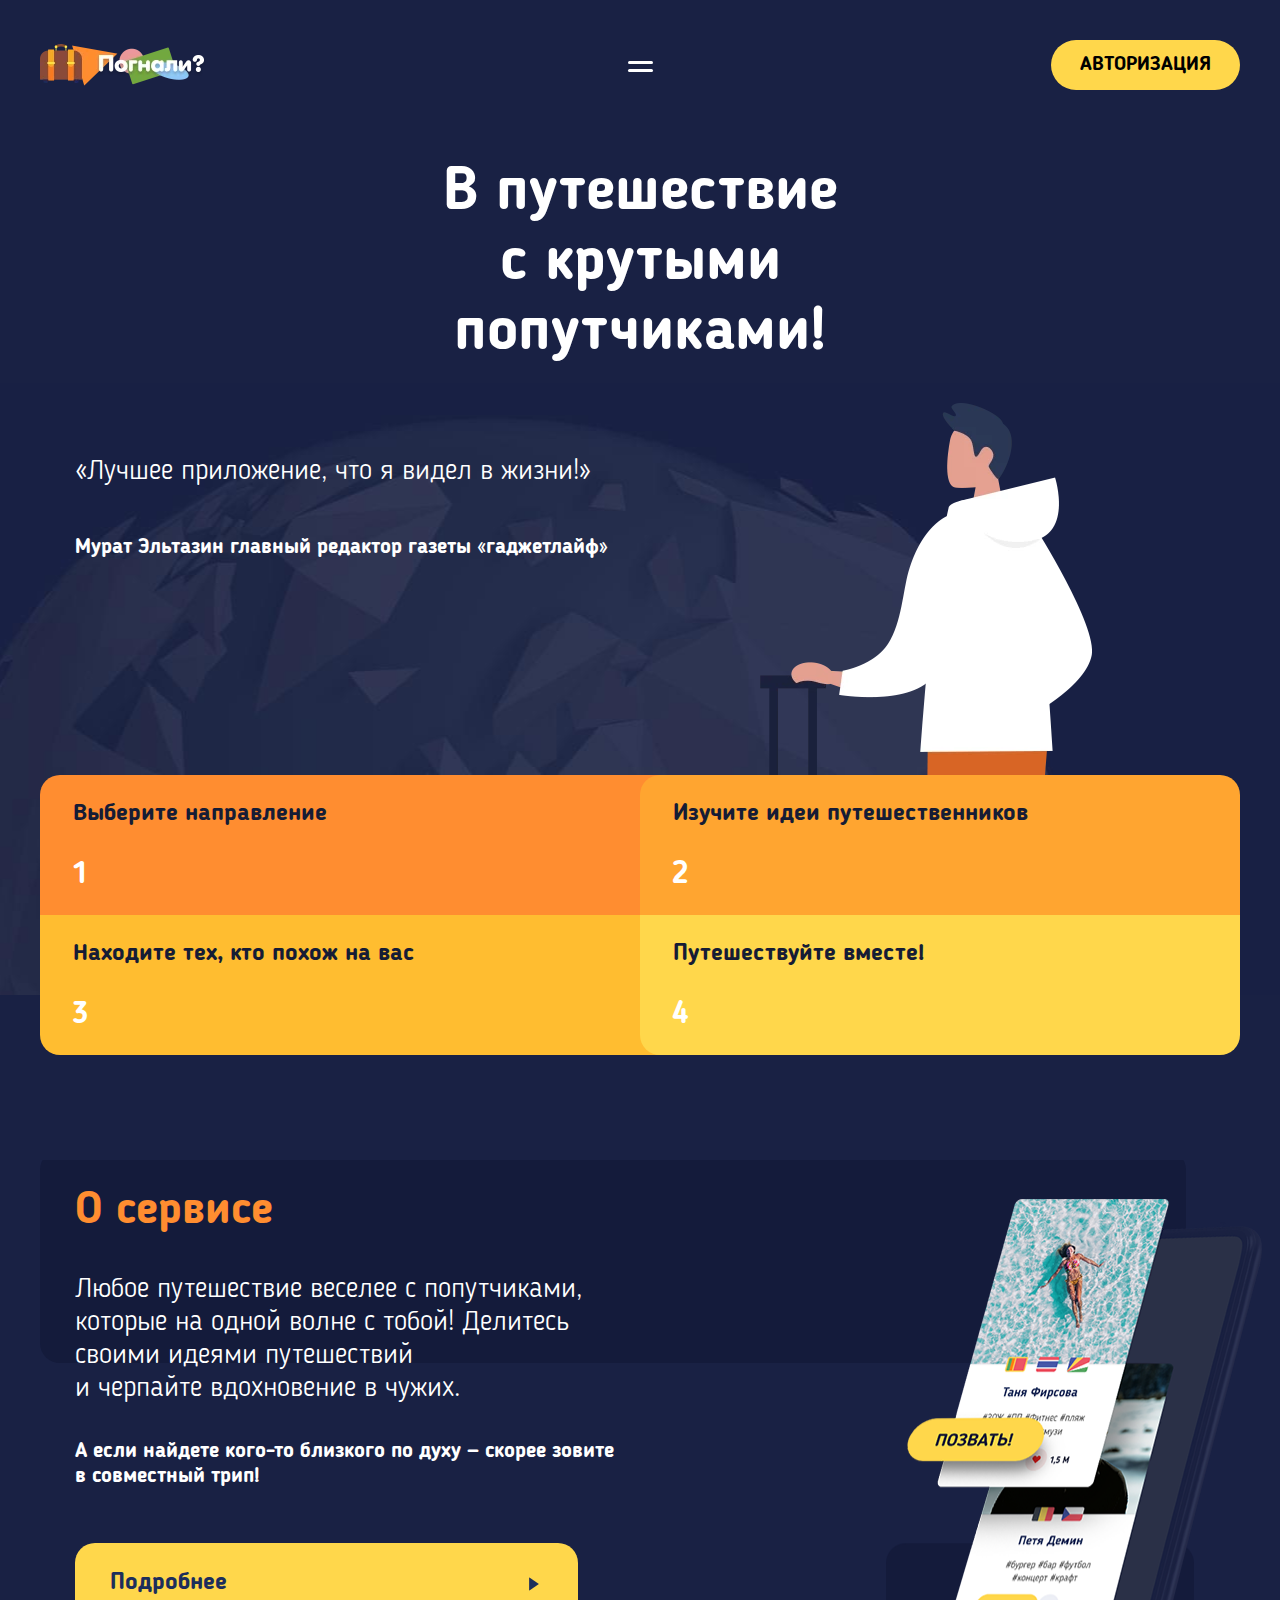
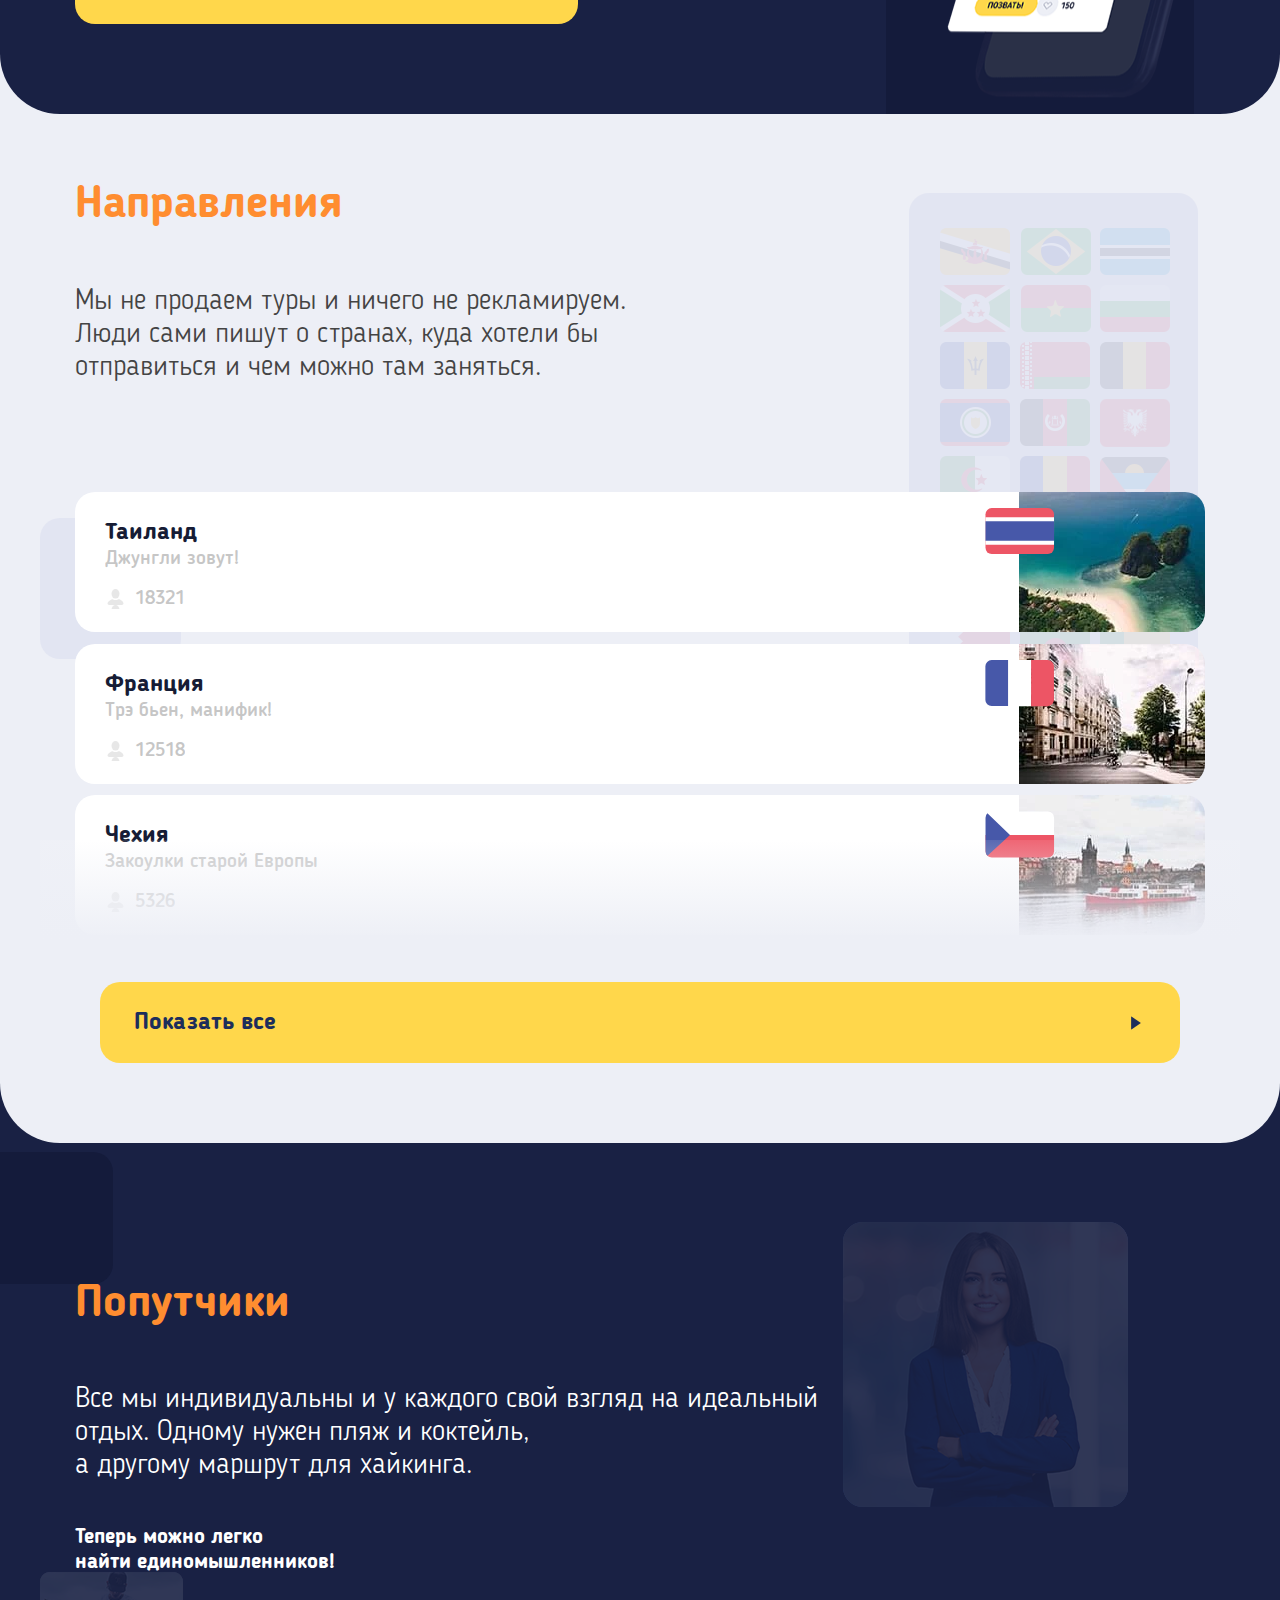
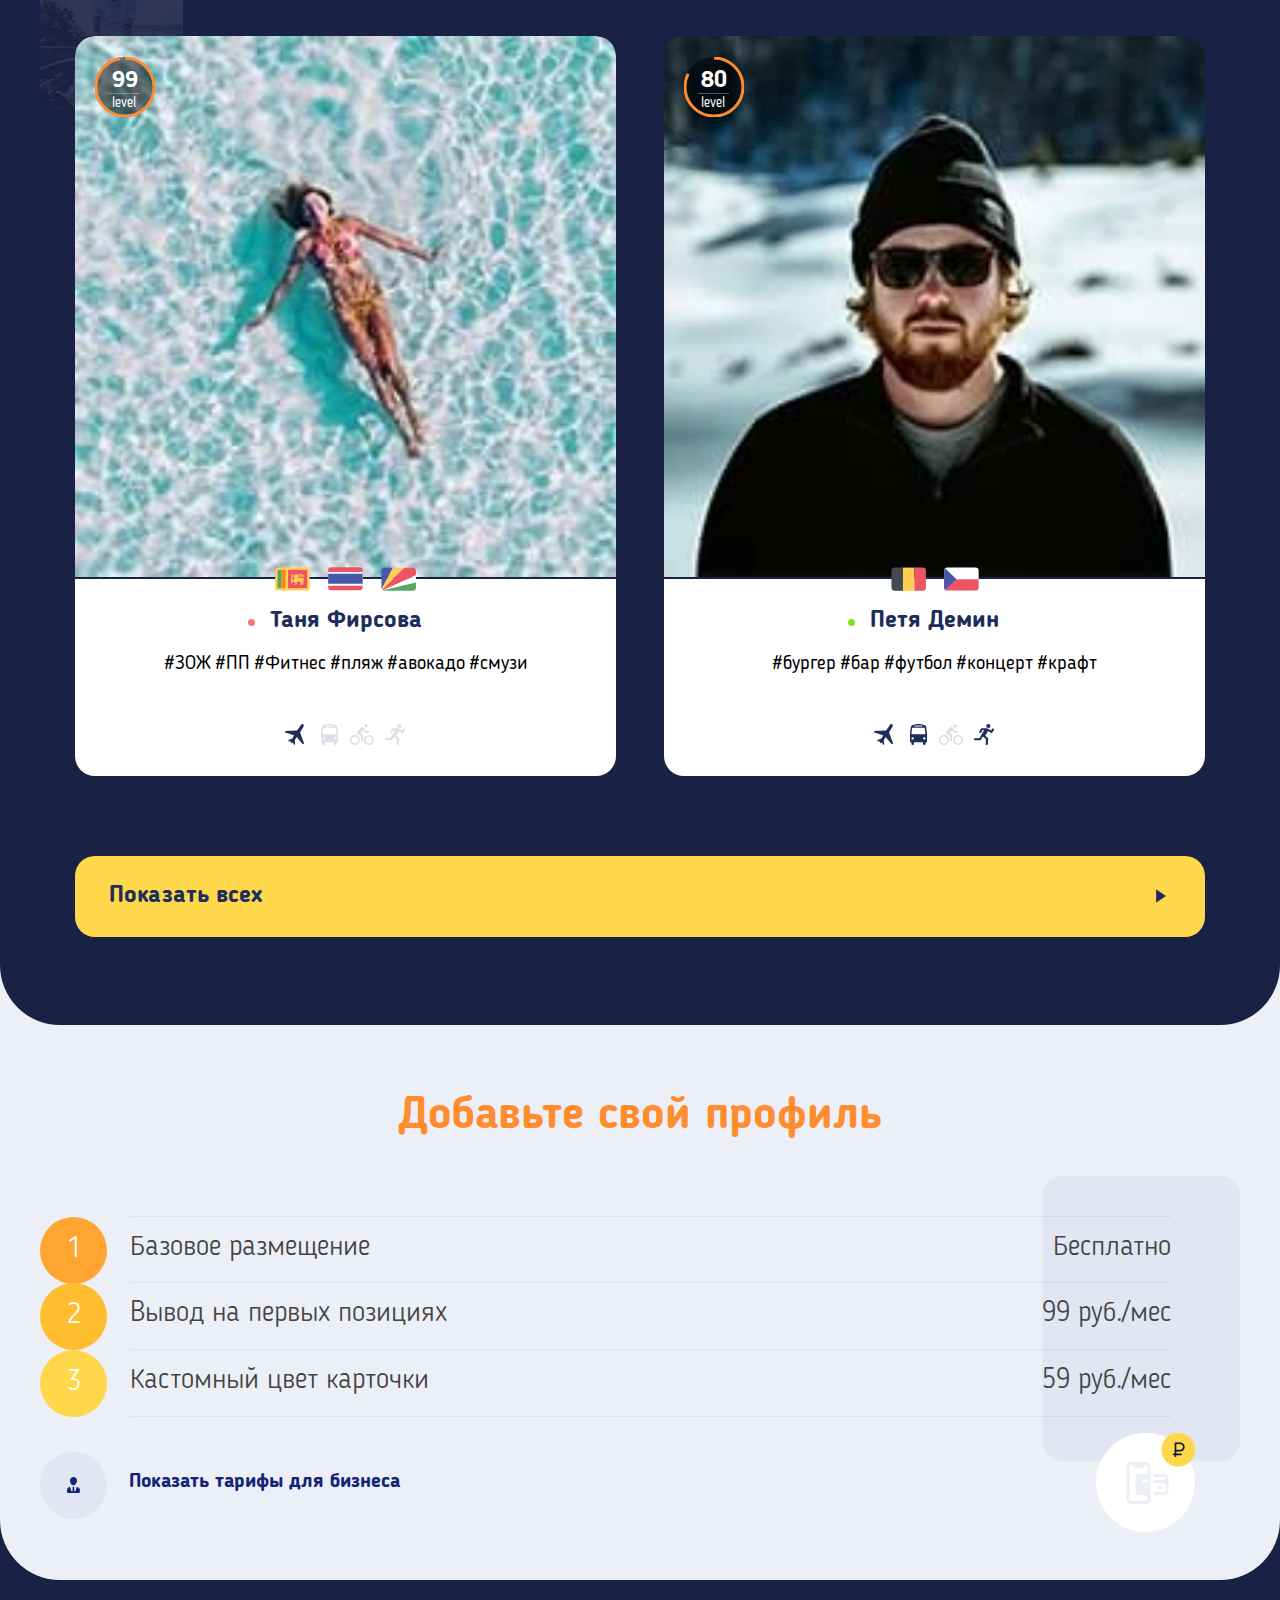
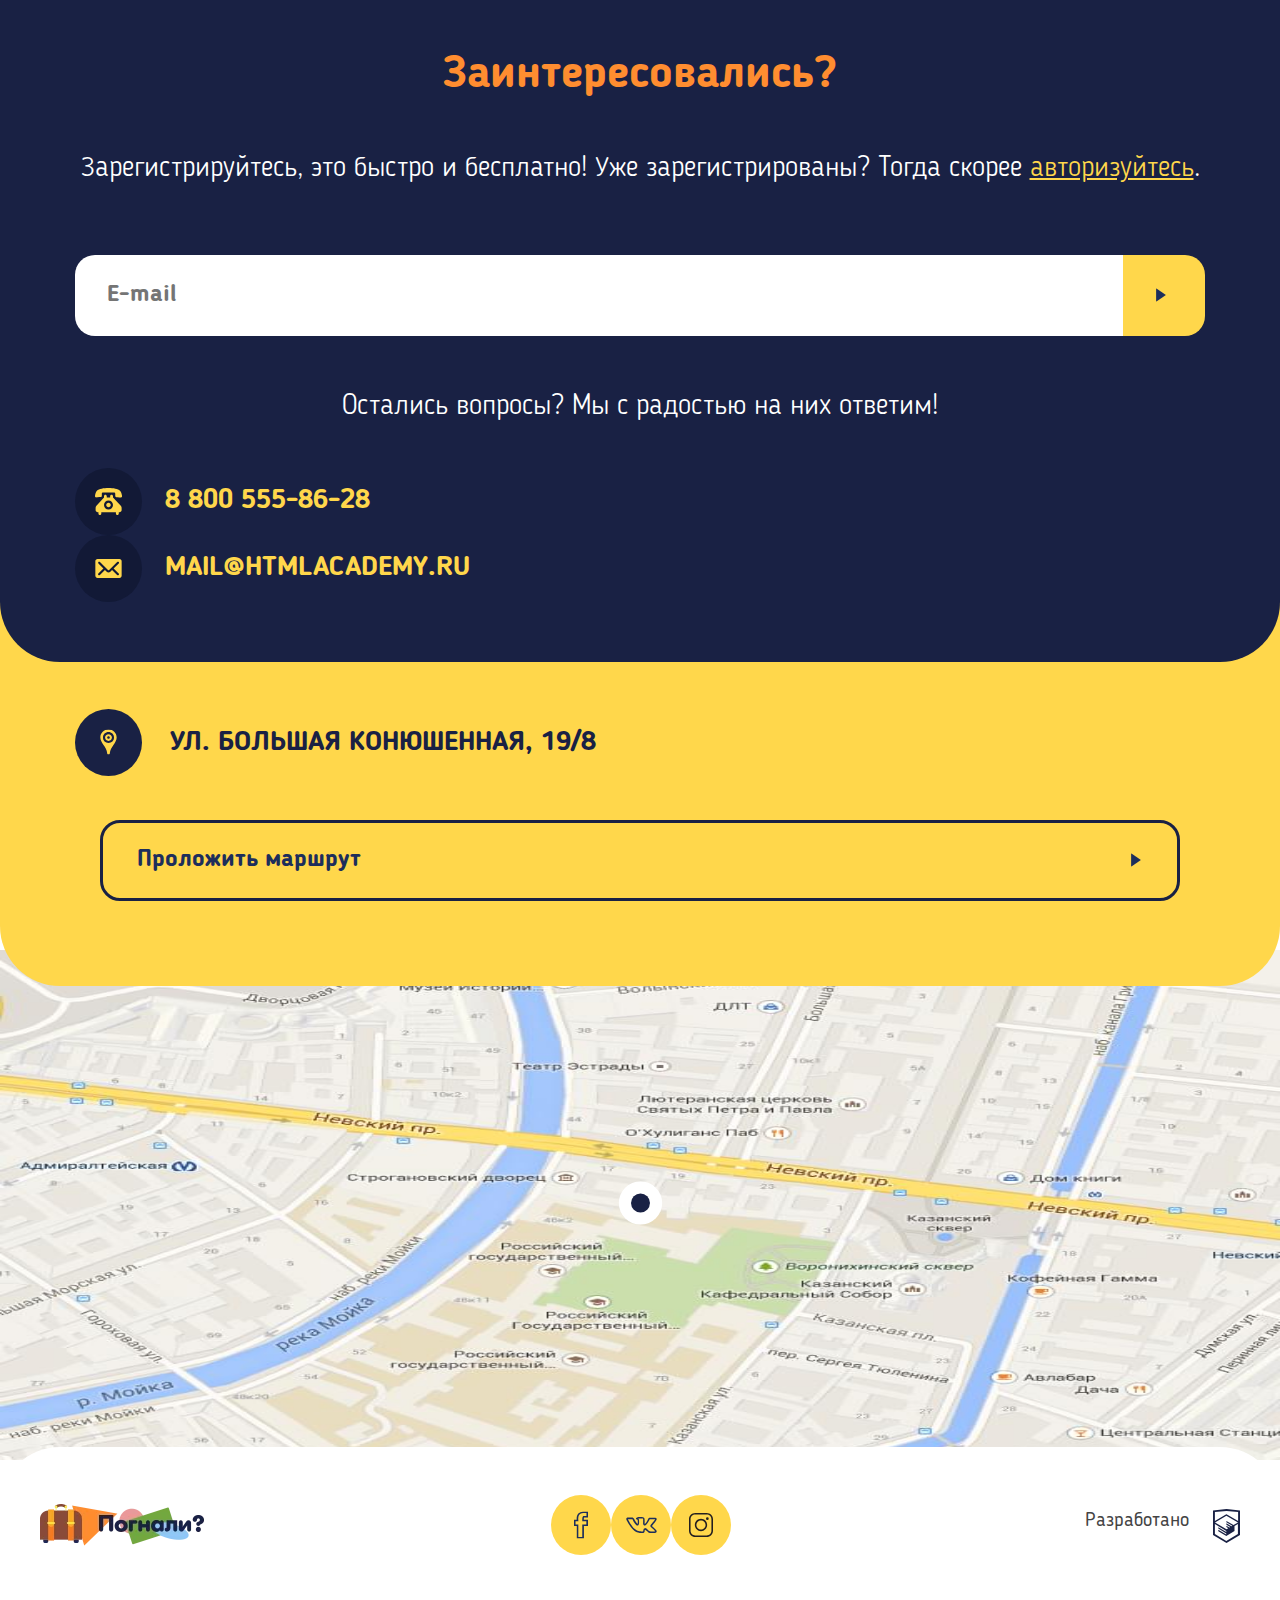
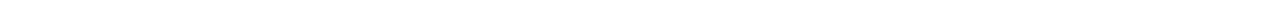
<file: index.html>
<!DOCTYPE html>
<html lang="ru">
  <head>
    <meta charset="utf-8">
    <title>HTML Academy: Погнали</title>
    <link href="css/style-min.css" rel="stylesheet">
    <meta name="viewport" content="width=device-width, initial-scale=1">

    <link rel="preload" href="fonts/bloggersans.woff2" as="font">
    <link rel="preload" href="fonts/bloggersans-bold.woff2" as="font">
    <link rel="preload" href="fonts/bloggersans-bolditalic.woff2" as="font">
    <link rel="preload" href="fonts/bloggersans-italic.woff2" as="font">
    <link rel="preload" href="fonts/bloggersans-light.woff2" as="font">
    <link rel="preload" href="fonts/bloggersans-lightitalic.woff2" as="font">
    <link rel="preload" href="fonts/bloggersans-medium.woff2" as="font">
    <link rel="preload" href="fonts/bloggersans-mediumitalic.woff2" as="font">
  </head>
  <body>
    <header class="page-header page-header--nojs page-header--index">
      <div class="page-header__wrapper">

        <a class="page-header__logo-wrapper">
          <picture class="page-header__logo page-header__logo--white">
            <source type="image/webp" srcset="./img/logo-desktop-white@1x.webp 1x, ./img/logo-desktop-white@2x.webp 2x" media="(min-width: 1440px)">
            <source type="image/webp" srcset="./img/logo-tablet-white@1x.webp 1x, ./img/logo-tablet-white@2x.webp 2x" media="(min-width: 768px)">
            <source type="image/webp" srcset="./img/logo-mobile-white@1x.webp 1x, ./img/logo-mobile-white@2x.webp 2x">

            <source srcset="./img/logo-desktop-white@1x.png 1x, ./img/logo-desktop-white@2x.png 2x" media="(min-width: 1440px)">
            <source srcset="./img/logo-tablet-white@1x.png 1x, ./img/logo-tablet-white@2x.png 2x" media="(min-width: 768px)">
            <img src="./img/logo-mobile-white@1x.png" srcset="./img/logo-mobile-white@2x.png 2x" width="100" height="19" alt="Погнали!">
          </picture>
          <picture class="page-header__logo page-header__logo--blue">
            <source type="image/webp" srcset="./img/logo-desktop-blue@1x.webp 1x, ./img/logo-desktop-blue@2x.webp 2x" media="(min-width: 1440px)">
            <source type="image/webp" srcset="./img/logo-tablet-blue@1x.webp 1x, ./img/logo-tablet-blue@2x.webp 2x" media="(min-width: 768px)">
            <source type="image/webp" srcset="./img/logo-mobile-blue@1x.webp 1x, ./img/logo-mobile-blue@2x.webp 2x">

            <source srcset="./img/logo-desktop-blue@1x.png 1x, ./img/logo-desktop-blue@2x.png 2x" media="(min-width: 1440px)">
            <source srcset="./img/logo-tablet-blue@1x.png 1x, ./img/logo-tablet-blue@2x.png 2x" media="(min-width: 768px)">
            <img src="./img/logo-mobile-blue@1x.png" srcset="./img/logo-mobile-blue@2x.png 2x" width="100" height="19" alt="Погнали!">
          </picture>
        </a>

        <button class="page-header__toggle" type="button">Меню</button>

        <ul class="page-header__panel panel">
          <li class="panel__item panel__item--phone">
            <a href="tel:88005558628" aria-label="Позвонить нам">
              <svg width="18" height="18">
                <use xlink:href="./img/sprite.svg#topmenu-phone"></use>
              </svg>
            </a>
          </li>
          <li class="panel__item panel__item--mail">
            <a href="mailto:mail@htmlacademy.ru" aria-label="Написать нам на почту">
              <svg width="18" height="14">
                <use xlink:href="./img/sprite.svg#topmenu-mail"></use>
              </svg>
            </a>
          </li>
          <li class="panel__item panel__item--button">
            <a href="#">Авторизация</a>
          </li>
        </ul>
      </div>

      <nav class="main-nav">

        <div class="main-nav__wrapper">
          <ul class="main-nav__menu">
            <li>
              <a href="index.html" data-title="О сервисе">О сервисе</a>
            </li>
            <li>
              <a href="form.html" data-title="Направления">Направления</a>
            </li>
            <li>
              <a href="catalog.html" data-title="Попутчики">Попутчики</a>
            </li>
          </ul>

          <a href="#" class="button main-nav__button">Авторизация</a>

          <ul class="main-nav__contact">
            <li class="main-nav__contact-method">
              <a href="tel:88005558628" aria-label="Позвонить нам">
                <div class="main-nav__img main-nav__img--phone">
                  <svg width="18" height="18">
                    <use xlink:href="./img/sprite.svg#contacts-phone"></use>
                  </svg>
                </div>
                8 800 555-86-28
              </a>
            </li>
            <li class="main-nav__contact-method">
              <a href="mailto:mail@htmlacademy.ru" aria-label="Написать нам на почту">
                <div class="main-nav__img main-nav__img--mail">
                  <svg width="18" height="13">
                    <use xlink:href="./img/sprite.svg#contacts-mail"></use>
                  </svg>
                </div>
                mail@htmlacademy.ru
              </a>
            </li>
          </ul>

          <ul class="main-nav__social social social--header">
            <li class="social__item">
              <a class="social__link" href="https://facebook.com" target="_blank" aria-label="Мы на Фейсбуке">
                <svg class="social__img social__img--fb" width="11" height="21">
                  <use xlink:href="./img/sprite.svg#facebook"></use>
                </svg>
              </a>
            </li>
            <li class="social__item">
              <a class="social__link" href="https://vk.com" target="_blank" aria-label="Мы Вконтакте">
                <svg class="social__img social__img--vk" width="23" height="12">
                  <use xlink:href="./img/sprite.svg#vk"></use>
                </svg>
              </a>
            </li>
            <li class="social__item">
              <a class="social__link" href="https://instagram.com" target="_blank" aria-label="Мы в Инстаграме">
                <svg class="social__img social__img--insta" width="18" height="18">
                  <use xlink:href="./img/sprite.svg#instagram"></use>
                </svg>
              </a>
            </li>
          </ul>

        </div>
      </nav>
    </header>

    <main class="page-main page-main--index">
      <section class="promo">
        <div class="promo__wrapper">
          <h1 class="promo__title">В путешествие с крутыми попутчиками!</h1>
          <div class="promo__img">
            <picture>
              <source type="image/webp" srcset="./img/traveller-illustration-desktop@1x.webp 1x, ./img/traveller-illustration-desktop@2x.webp 2x" media="(min-width: 1440px)">
              <source type="image/webp" srcset="./img/traveller-illustration-tablet@1x.webp 1x, ./img/traveller-illustration-tablet@2x.webp 2x" media="(min-width: 768px)">
              <source type="image/webp" srcset="./img/traveller-illustration-mobile@1x.webp 1x, ./img/traveller-illustration-mobile@2x.webp 2x">

              <source srcset="./img/traveller-illustration-desktop@1x.png 1x, ./img/traveller-illustration-desktop@2x.png 2x" media="(min-width: 1440px)">
              <source srcset="./img/traveller-illustration-tablet@1x.png 1x, ./img/traveller-illustration-tablet@2x.png 2x" media="(min-width: 768px)">
              <img src="./img/traveller-illustration-mobile@1x.png" srcset="./img/traveller-illustration-mobile@2x.png 2x" width="192" height="255" alt="Погнали!">
            </picture>
          </div>
          <ul class="promo__panel panel">
            <li class="panel__item panel__item--phone">
              <a href="tel:88005558628" aria-label="Позвонить нам">
                <svg width="18" height="18">
                  <use xlink:href="./img/sprite.svg#topmenu-phone"></use>
                </svg>
              </a>
            </li>
            <li class="panel__item panel__item--mail">
              <a href="mailto:mail@htmlacademy.ru" aria-label="Написать нам на почту">
                <svg width="18" height="14">
                  <use xlink:href="./img/sprite.svg#topmenu-mail"></use>
                </svg>
              </a>
            </li>
            <li class="panel__item panel__item--button">
              <a href="#">Авторизация</a>
            </li>
          </ul>
          <div class="promo__quote">
            <p class="promo__text">«Лучшее&nbsp;приложение, что&nbsp;я&nbsp;видел&nbsp;в&nbsp;жизни!»</p>
            <p class="promo__text promo__text--author">Мурат Эльтазин главный&nbsp;редактор газеты «гаджетлайф»</p>
          </div>
          <ul class="promo__list">
            <li class="promo__item">
              <p>Выберите направление</p>
            </li>
            <li class="promo__item">
              <p>Изучите идеи путешественников</p>
            </li>
            <li class="promo__item">
              <p>Находите тех, кто&nbsp;похож&nbsp;на&nbsp;вас</p>
            </li>
            <li class="promo__item">
              <p>Путешествуйте вместе!</p>
            </li>
          </ul>
        </div>
      </section>

      <section class="about">
        <div class="about__background">
          <div class="about__wrapper">
              <h2 class="about__title">О сервисе</h2>
              <p class="about__text">Любое путешествие веселее с&nbsp;попутчиками, которые на одной волне с тобой! Делитесь своими идеями путешествий <br>и черпайте&nbsp;вдохновение в&nbsp;чужих. </p>
              <p class="about__text about__text--bold">А если найдете кого-то близкого по духу — <br>скорее зовите в совместный трип!</p>
              <a href="catalog.html" class="button button--arrow about__button">Подробнее</a>
          </div>
        </div>
      </section>

      <section class="routes">
        <div class="routes__wrapper">
          <div class="routes__desc">
            <h2 class="routes__title">Направления</h2>
            <p class="routes__text">Мы не продаем туры и&nbsp;ничего&nbsp;не&nbsp;рекламируем. Люди&nbsp;сами пишут о странах, куда хотели бы отправиться и&nbsp;чем можно там заняться.</p>
            <a href="form.html" class="button button--arrow routes__button routes__button--top">Показать все</a>
          </div>
          <ul class="routes__list">
            <li class="routes__item country-card">
              <div class="country-card__img">
                <picture>
                  <source type="image/webp" srcset="./img/thailand-desktop@1x.webp 1x, ./img/thailand-desktop@2x.webp 2x" media="(min-width: 768px)">
                  <source type="image/webp" srcset="./img/thailand-mobile@1x.webp 1x, ./img/thailand-mobile@2x.webp 2x">

                  <source srcset="./img/thailand-desktop@1x.jpg 1x, ./img/thailand-desktop@2x.jpg 2x" media="(min-width: 768px)">
                  <img src="./img/thailand-mobile@1x.jpg" srcset="./img/thailand-mobile@2x.jpg 2x" width="270" height="110" alt="Тайланд">
                </picture>
              </div>
              <div class="country-card__desc">
                <svg class="country-card__flag" width="35" height="24">
                  <use xlink:href="./img/sprite.svg#flag-thailand"></use>
                </svg>
                <h3 class="country-card__title">Таиланд</h3>
                <p class="country-card__text">Джунгли зовут!</p>
                <small class="country-card__views">18321</small>
              </div>
            </li>
            <li class="routes__item country-card">
              <div class="country-card__img">
                <picture>
                  <source type="image/webp" srcset="./img/france-desktop@1x.webp 1x, ./img/france-desktop@2x.webp 2x" media="(min-width: 768px)">
                  <source type="image/webp" srcset="./img/france-mobile@1x.webp 1x, ./img/france-mobile@2x.webp 2x">

                  <source srcset="./img/france-desktop@1x.jpg 1x, ./img/france-desktop@2x.jpg 2x" media="(min-width: 768px)">
                  <img src="./img/france-mobile@1x.jpg" srcset="./img/france-mobile@2x.jpg 2x" width="270" height="110" alt="Погнали!">
                </picture>
              </div>
              <div class="country-card__desc">
                <svg class="country-card__flag" width="35" height="24">
                  <use xlink:href="./img/sprite.svg#flag-france"></use>
                </svg>
                <h3 class="country-card__title">Франция</h3>
                <p class="country-card__text">Трэ бьен, манифик!</p>
              <small class="country-card__views">12518</small>
              </div>
            </li>
            <li class="routes__item country-card">
              <div class="country-card__img">
                <picture>
                  <source type="image/webp" srcset="./img/czech-desktop@1x.webp 1x, ./img/czech-desktop@2x.webp 2x" media="(min-width: 768px)">
                  <source type="image/webp" srcset="./img/czech-mobile@1x.webp 1x, ./img/czech-mobile@2x.webp 2x">

                  <source srcset="./img/czech-desktop@1x.jpg 1x, ./img/czech-desktop@2x.jpg 2x" media="(min-width: 768px)">
                  <img src="./img/czech-mobile@1x.jpg" srcset="./img/czech-mobile@2x.jpg 2x" width="270" height="110" alt="Погнали!">
                </picture>
              </div>
              <div class="country-card__desc">
                <svg class="country-card__flag" width="35" height="24">
                  <use xlink:href="./img/sprite.svg#flag-czech"></use>
                </svg>
                <h3 class="country-card__title">Чехия</h3>
                <p class="country-card__text">Закоулки старой Европы</p>
                <small class="country-card__views">5326</small>
              </div>
            </li>
          </ul>
          <a href="form.html" class="button button--arrow routes__button routes__button--bottom">Показать все</a>
        </div>
      </section>

      <section class="companions">
        <div class="companions__wrapper">
          <div class="companions__desc">
            <h2 class="companions__title">Попутчики</h2>
            <p class="companions__text">Все мы индивидуальны и у каждого свой взгляд на идеальный отдых. Одному нужен&nbsp;пляж и коктейль, <br>а другому маршрут для хайкинга.</p>
            <p class="companions__text companions__text--bold">Теперь можно легко <br>найти единомышленников!</p>
            <a href="catalog.html" class="button button--arrow companions__button companions__button--top">Показать всех</a>
          </div>
          <ul class="companions__list">
            <li class="companions__item companion-card">
              <div class="companion-card__level level">
                <svg class="level__circle" viewBox="0 0 60 60" width="60" height="60">
                  <circle cx="30" cy="30" r="29" fill="transparent" stroke="#ff8d30" stroke-width="3" stroke-dasharray="177, 1000"></circle>
                </svg>
                <p class="level__number">99</p>
              </div>
              <a href="#" class="companion-card__img">
                <div class="companion-card__img-wrapper">
                  <picture>
                    <source type="image/webp" srcset="./img/firsova-desktop@1x.webp 1x, ./img/firsova-desktop@2x.webp 2x" media="(min-width: 1440px)">
                    <source type="image/webp" srcset="./img/firsova-tablet@1x.webp 1x, ./img/firsova-tablet@2x.webp 2x" media="(min-width: 768px)">
                    <source type="image/webp" srcset="./img/firsova-tablet@1x.webp 1x, ./img/firsova-tablet@2x.webp 2x">

                    <source srcset="./img/firsova-desktop@1x.jpg 1x, ./img/firsova-desktop@2x.jpg 2x" media="(min-width: 1440px)">
                    <source srcset="./img/firsova-tablet@1x.jpg 1x, ./img/firsova-tablet@2x.jpg 2x" media="(min-width: 768px)">
                    <img src="./img/firsova-tablet@1x.jpg" srcset="./img/firsova-tablet@2x.jpg 2x" width="270" height="270" alt="Таня Фирсова">
                  </picture>
                </div>
              </a>
              <div class="companion-card__desc">
                <ul class="companion-card__countries">
                  <li class="companion-card__country" data-country="Шри-Ланка">
                    <svg width="35" height="24">
                      <use xlink:href="./img/sprite.svg#flag-sri-lanka"></use>
                    </svg>
                  </li>
                  <li class="companion-card__country" data-country="Тайланд">
                    <svg width="35" height="24">
                      <use xlink:href="./img/sprite.svg#flag-thailand"></use>
                    </svg>
                  </li>
                  <li class="companion-card__country" data-country="Сейшелы">
                    <svg width="35" height="24">
                      <use xlink:href="./img/sprite.svg#flag-seychelles"></use>
                    </svg>
                  </li>
                </ul>
                <a href="#" class="companion-card__name">Таня Фирсова</a>
                <ul class="companion-card__tags">
                  <li class="companion-card__tag"><a href="#">#ЗОЖ</a></li>
                  <li class="companion-card__tag"><a href="#">#ПП</a></li>
                  <li class="companion-card__tag"><a href="#">#Фитнес</a></li>
                  <li class="companion-card__tag"><a href="#">#пляж</a></li>
                  <li class="companion-card__tag"><a href="#">#авокадо</a></li>
                  <li class="companion-card__tag"><a href="#">#смузи</a></li>
                </ul>
                <ul class="companion-card__transport transport">
                  <li class="transport__item transport__item--checked" data-transport="Авиаперелет">
                    <svg class="transport__img transport__img--plane" width="19" height="21">
                      <use xlink:href="./img/sprite.svg#plane"></use>
                    </svg>
                  </li>
                  <li class="transport__item" data-transport="Автотранспорт">
                    <svg class="transport__img transport__img--bus" width="17" height="21">
                      <use xlink:href="./img/sprite.svg#bus"></use>
                    </svg>
                  </li>
                  <li class="transport__item" data-transport="Велосипед">
                    <svg class="transport__img transport__img--bike" width="24" height="21">
                      <use xlink:href="./img/sprite.svg#bike"></use>
                    </svg>
                  </li>
                  <li class="transport__item" data-transport="Пешком">
                    <svg class="transport__img transport__img--run" width="20" height="21">
                      <use xlink:href="./img/sprite.svg#run"></use>
                    </svg>
                  </li>
                </ul>
              </div>
            </li>
            <li class="companions__item companion-card companion-card--online">
              <div class="companion-card__level level">
                <svg class="level__circle" viewBox="0 0 60 60" width="60" height="60">
                  <circle cx="30" cy="30" r="29" fill="transparent" stroke="#ff8d30" stroke-width="3" stroke-dasharray="150, 1000"></circle>
                </svg>
                <p class="level__number">80</p>
              </div>
              <a href="#" class="companion-card__img">
                <div class="companion-card__img-wrapper">
                  <picture>
                    <source type="image/webp" srcset="./img/demin-desktop@1x.webp 1x, ./img/demin-desktop@2x.webp 2x" media="(min-width: 1440px)">
                    <source type="image/webp" srcset="./img/demin-tablet@1x.webp 1x, ./img/demin-tablet@2x.webp 2x" media="(min-width: 768px)">
                    <source type="image/webp" srcset="./img/demin-tablet@1x.webp 1x, ./img/demin-tablet@2x.webp 2x">

                    <source srcset="./img/demin-desktop@1x.jpg 1x, ./img/demin-desktop@2x.jpg 2x" media="(min-width: 1440px)">
                    <source srcset="./img/demin-tablet@1x.jpg 1x, ./img/demin-tablet@2x.jpg 2x" media="(min-width: 768px)">
                    <img src="./img/demin-tablet@1x.jpg" srcset="./img/demin-tablet@2x.jpg 2x" width="270" height="270" alt="Петя Демин">
                  </picture>
                </div>
              </a>
              <div class="companion-card__desc">
                <ul class="companion-card__countries">
                  <li class="companion-card__country" data-country="Бельгия">
                    <svg width="35" height="24">
                      <use xlink:href="./img/sprite.svg#flag-belgium"></use>
                    </svg>
                  </li>
                  <li class="companion-card__country" data-country="Чехия">
                    <svg width="35" height="24">
                      <use xlink:href="./img/sprite.svg#flag-czech"></use>
                    </svg>
                  </li>
                </ul>
                <a href="#" class="companion-card__name">Петя Демин</a>
                <ul class="companion-card__tags">
                  <li class="companion-card__tag"><a href="#">#бургер</a></li>
                  <li class="companion-card__tag"><a href="#">#бар</a></li>
                  <li class="companion-card__tag"><a href="#">#футбол</a></li>
                  <li class="companion-card__tag"><a href="#">#концерт</a></li>
                  <li class="companion-card__tag"><a href="#">#крафт</a></li>
                </ul>
                <ul class="companion-card__transport transport">
                  <li class="transport__item transport__item--checked" data-transport="Авиаперелет">
                    <svg class="transport__img transport__img--plane" width="19" height="21">
                      <use xlink:href="./img/sprite.svg#plane"></use>
                    </svg>
                  </li>
                  <li class="transport__item transport__item--checked" data-transport="Автотранспорт">
                    <svg class="transport__img transport__img--bus" width="17" height="21">
                      <use xlink:href="./img/sprite.svg#bus"></use>
                    </svg>
                  </li>
                  <li class="transport__item" data-transport="Велосипед">
                    <svg class="transport__img transport__img--bike" width="24" height="21">
                      <use xlink:href="./img/sprite.svg#bike"></use>
                    </svg>
                  </li>
                  <li class="transport__item transport__item--checked" data-transport="Пешком">
                    <svg class="transport__img transport__img--run" width="20" height="21">
                      <use xlink:href="./img/sprite.svg#run"></use>
                    </svg>
                  </li>
                </ul>
              </div>
            </li>
          </ul>
          <a href="catalog.html" class="button button--arrow companions__button companions__button--bottom">Показать всех</a>
        </div>
      </section>

      <section class="premium">
        <div class="premium__wrapper">
          <h2 class="premium__title">Добавьте <br>свой <br>профиль</h2>
          <ul class="premium__list">
            <li class="premium__item">
              <p class="premium__service">Базовое размещение</p>
              <p class="premium__cost">Бесплатно</p>
            </li>
            <li class="premium__item">
              <p class="premium__service">Вывод на первых позициях</p>
              <p class="premium__cost">99 руб./мес</p>
            </li>
            <li class="premium__item">
              <p class="premium__service">Кастомный цвет карточки</p>
              <p class="premium__cost">59 руб./мес</p>
            </li>
          </ul>
          <a href="#" class="premium__button">Показать тарифы для бизнеса</a>
        </div>
      </section>

      <div class="business">
        <div class="business__wrapper">
          <h2 class="business__title">Бизнес-тарифы</h2>
          <ul class="business__list">
            <li class="business__item">
              <p class="business__service">Реклама у блоггера</p>
              <p class="business__cost">300 000 руб./пост</p>
            </li>
            <li class="business__item">
              <p class="business__service">Накрутка подписчиков</p>
              <p class="business__cost">от 1 руб./шт</p>
            </li>
            <li class="business__item">
              <p class="business__service">Лайки от ботов</p>
              <p class="business__cost">от 20 коп./лайк</p>
            </li>
            <li class="business__item">
              <p class="business__service">Ваш продакт-плейсмент</p>
              <p class="business__cost">Индивидуально</p>
            </li>
          </ul>
        </div>
        <button type="button" class="button business__button">Закрыть окно</button>
        <div class="business__darkener"></div>
      </div>

      <section class="contact">
        <div class="contact__wrapper">
          <h2 class="contact__title">Заинтересовались?</h2>
          <p class="contact__text">Зарегистрируйтесь, это&nbsp;быстро&nbsp;и&nbsp;бесплатно! Уже&nbsp;зарегистрированы? Тогда скорее&nbsp;<a href="#" class="contact__link">авторизуйтесь</a>.</p>
          <form class="contact__form" method="post" action="https://echo.htmlacademy.ru">
            <input type="email" name="email" placeholder="E-mail" required="">
            <button class="button button--arrow" type="submit" aria-label="Регистрация">Регистрация</button>
          </form>
          <p class="contact__text contact__text--bigger">Остались вопросы? <br>Мы с радостью на них ответим!</p>
          <ul class="contact__list">
            <li class="contact__item">
              <a href="tel:88005558628">
                <div class="contact__img contact__img--phone">
                  <svg width="18" height="18">
                    <use xlink:href="./img/sprite.svg#contacts-phone"></use>
                  </svg>
                </div>
                8 800 555-86-28
              </a>
            </li>
            <li class="contact__item">
              <a href="mailto:mail@htmlacademy.ru">
                <div class="contact__img contact__img--mail">
                  <svg width="18" height="13">
                    <use xlink:href="./img/sprite.svg#contacts-mail"></use>
                  </svg>
                </div>
                mail@htmlacademy.ru
              </a>
            </li>
          </ul>
        </div>
      </section>

      <section class="map">
        <div class="map__wrapper">
          <div class="map__text">
            <h2 class="visually-hidden">Мы на карте</h2>
            <p class="map__address">ул. Большая Конюшенная, 19/8</p>
            <a href="https://yandex.ru/maps/2/saint-petersburg/?ll=30.323839%2C59.938554&mode=routes&rtext=59.938635%2C30.323118~59.924568%2C30.308903&rtt=auto&ruri=ymapsbm1%3A%2F%2Fgeo%3Fll%3D30.323%252C59.939%26spn%3D0.001%252C0.001%26text%3D%25D0%25A0%25D0%25BE%25D1%2581%25D1%2581%25D0%25B8%25D1%258F%252C%2520%25D0%25A1%25D0%25B0%25D0%25BD%25D0%25BA%25D1%2582-%25D0%259F%25D0%25B5%25D1%2582%25D0%25B5%25D1%2580%25D0%25B1%25D1%2583%25D1%2580%25D0%25B3%252C%2520%25D0%2591%25D0%25BE%25D0%25BB%25D1%258C%25D1%2588%25D0%25B0%25D1%258F%2520%25D0%259A%25D0%25BE%25D0%25BD%25D1%258E%25D1%2588%25D0%25B5%25D0%25BD%25D0%25BD%25D0%25B0%25D1%258F%2520%25D1%2583%25D0%25BB%25D0%25B8%25D1%2586%25D0%25B0%252C%252019%252F8~&z=18.6" target="_blank" class="button button--arrow map__button">Проложить маршрут</a>
          </div>
        </div>
        <div class="map__container" id="map">
        </div>
      </section>
    </main>

    <footer class="page-footer">
      <div class="page-footer__wrapper">
        <a class="page-footer__logo">
          <picture>
            <source type="image/webp" srcset="./img/logo-desktop-blue@1x.webp 1x, ./img/logo-desktop-blue@2x.webp 2x" media="(min-width: 1440px)">
            <source type="image/webp" srcset="./img/logo-tablet-blue@1x.webp 1x, ./img/logo-tablet-blue@2x.webp 2x" media="(min-width: 768px)">
            <source type="image/webp" srcset="./img/logo-mobile-blue@1x.webp 1x, ./img/logo-mobile-blue@2x.webp 2x">

            <source srcset="./img/logo-desktop-blue@1x.png 1x, ./img/logo-desktop-blue@2x.png 2x" media="(min-width: 1440px)">
            <source srcset="./img/logo-tablet-blue@1x.png 1x, ./img/logo-tablet-blue@2x.png 2x" media="(min-width: 768px)">
            <img src="./img/logo-mobile-blue@1x.png" srcset="./img/logo-mobile-blue@2x.png 2x" width="96" height="15" alt="Погнали!">
          </picture>
        </a>
        <ul class="page-footer__social social social--footer">
          <li class="social__item">
            <a class="social__link" href="https://facebook.com" target="_blank" aria-label="Мы на Фейсбуке">
              <svg class="social__img social__img--fb" width="11" height="21">
                <use xlink:href="./img/sprite.svg#facebook"></use>
              </svg>
            </a>
          </li>
          <li class="social__item">
            <a class="social__link" href="https://vk.com" target="_blank" aria-label="Мы Вконтакте">
              <svg class="social__img social__img--vk" width="23" height="12">
                <use xlink:href="./img/sprite.svg#vk"></use>
              </svg>
            </a>
          </li>
          <li class="social__item">
            <a class="social__link" href="https://instagram.com" target="_blank" aria-label="Мы в Инстаграме">
              <svg class="social__img social__img--insta" width="18" height="18">
                <use xlink:href="./img/sprite.svg#instagram"></use>
              </svg>
            </a>
          </li>
        </ul>
        <a href="https://htmlacademy.ru/intensive/adaptive" target="_blank" class="page-footer__copyright">
          <p>Разработано</p>
          <svg width="27" height="34">
            <use xlink:href="./img/sprite.svg#htmlacademy"></use>
          </svg>
        </a>
      </div>
    </footer>

    <script src="./js/picturefill-min.js"></script>
    <script src="./js/svgxuse.js"></script>
    <script src="https://api-maps.yandex.ru/2.1?bab3bdb3-8438-46cd-a063-248910568936&load=package.full&lang=ru_RU"></script>
    <script src="./js/menu.js"></script>
    <script src="./js/business.js"></script>
    <script src="./js/map.js"></script>
  </body>
</html>
</file>
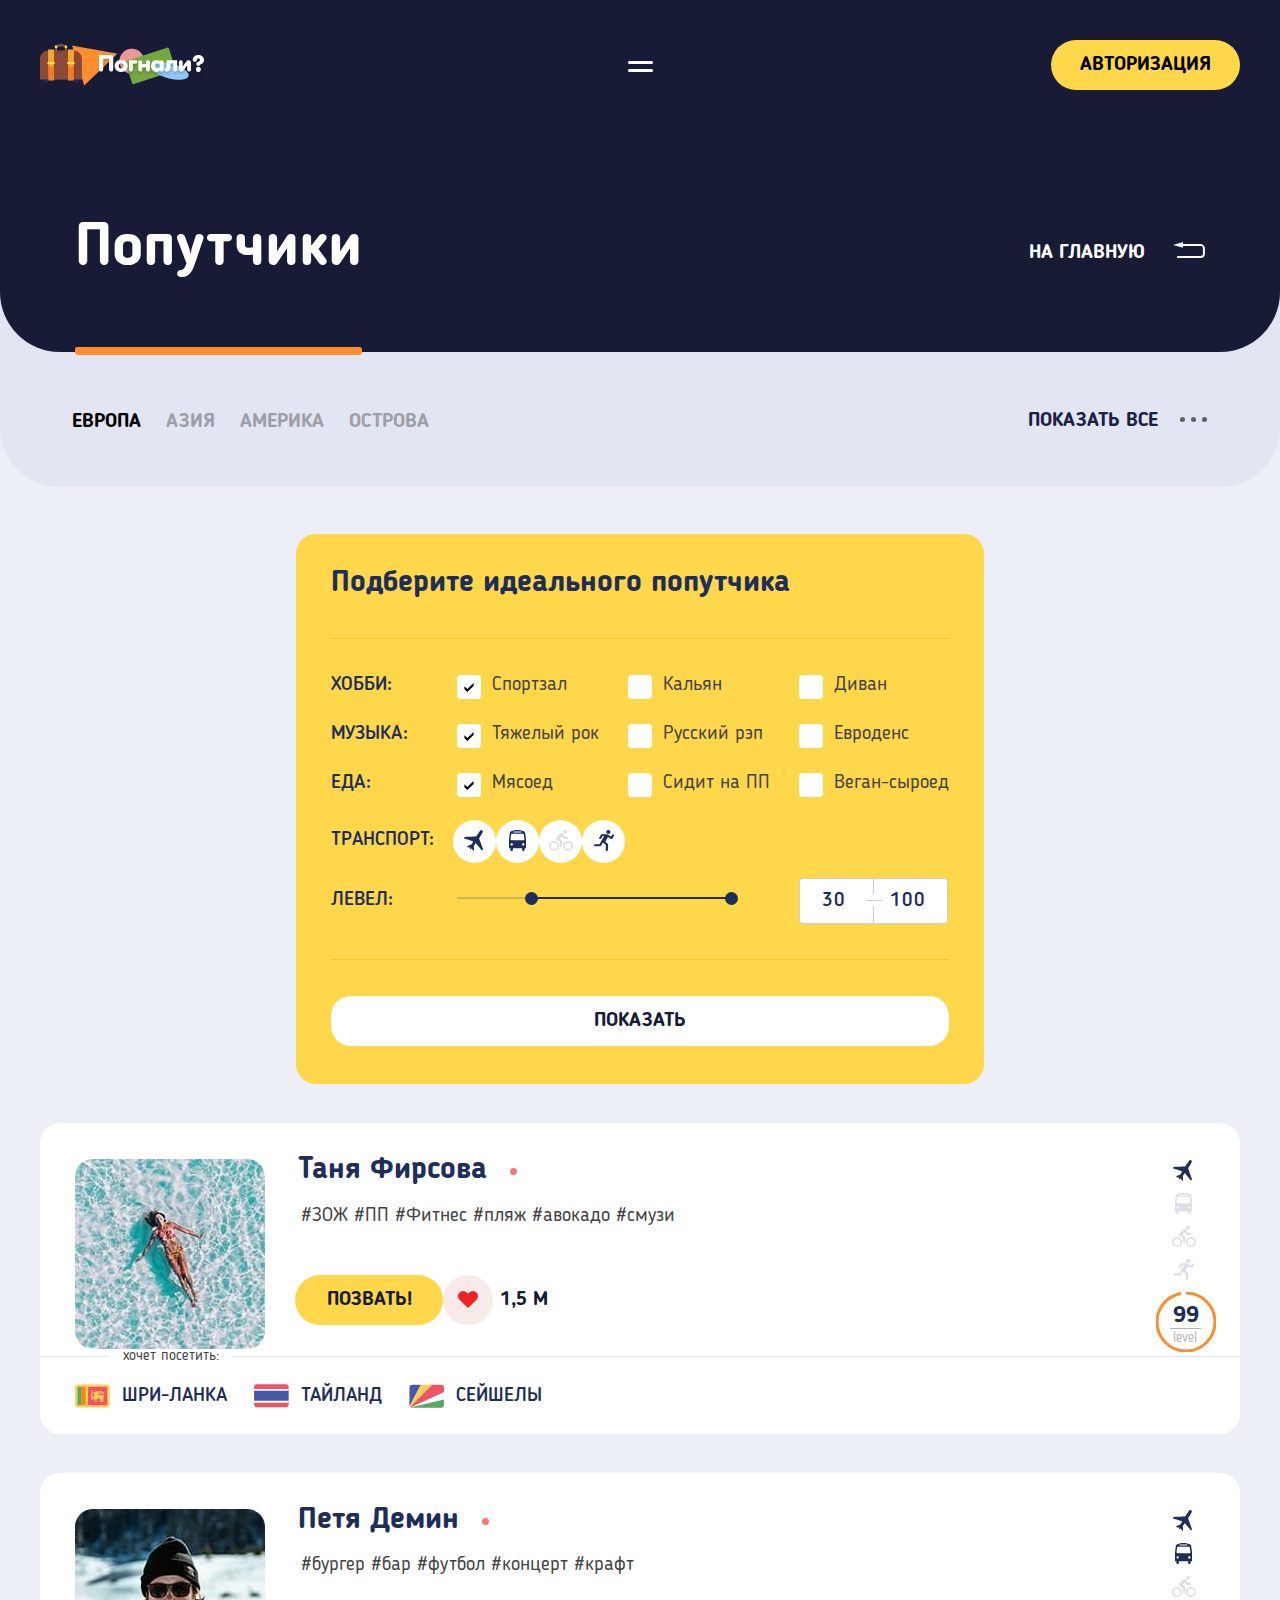
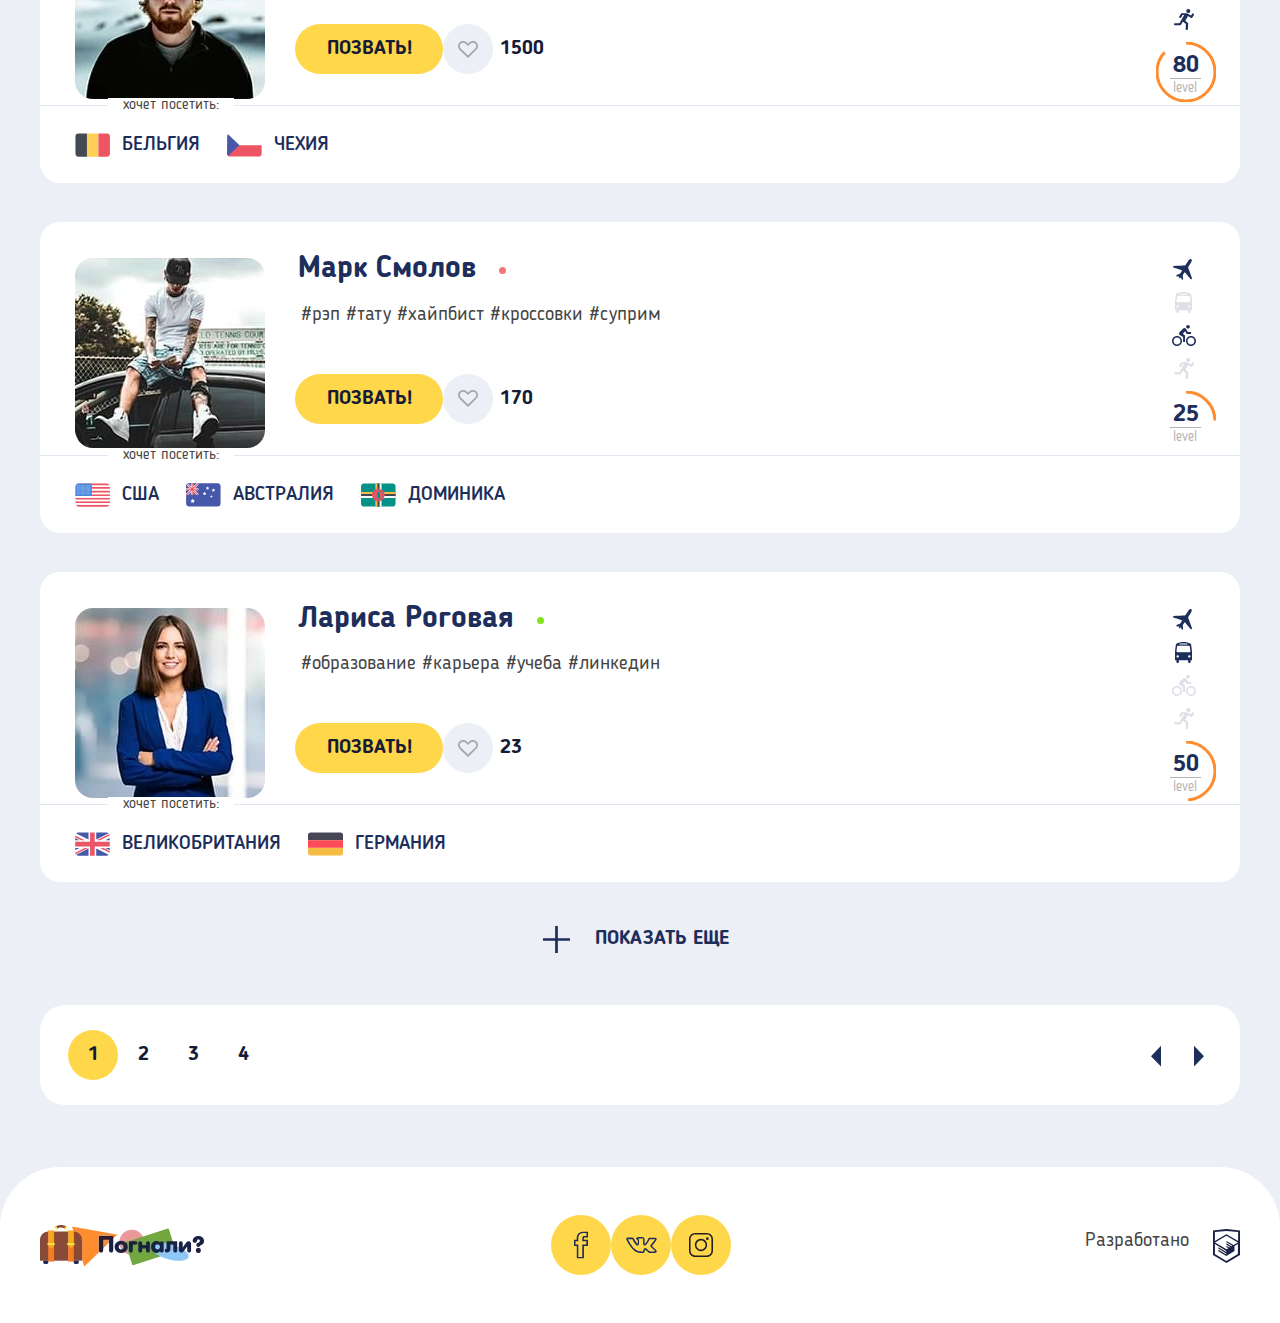
<file: catalog.html>
<!DOCTYPE html>
<html lang="ru">
  <head>
    <meta charset="utf-8">
    <title>HTML Academy: Погнали</title>
    <link href="css/style-min.css" rel="stylesheet">
    <meta name="viewport" content="width=device-width, initial-scale=1">

    <link rel="preload" href="fonts/bloggersans.woff2" as="font">
    <link rel="preload" href="fonts/bloggersans-bold.woff2" as="font">
    <link rel="preload" href="fonts/bloggersans-bolditalic.woff2" as="font">
    <link rel="preload" href="fonts/bloggersans-italic.woff2" as="font">
    <link rel="preload" href="fonts/bloggersans-light.woff2" as="font">
    <link rel="preload" href="fonts/bloggersans-lightitalic.woff2" as="font">
    <link rel="preload" href="fonts/bloggersans-medium.woff2" as="font">
    <link rel="preload" href="fonts/bloggersans-mediumitalic.woff2" as="font">
  </head>
  <body>
    <header class="page-header page-header--nojs">
      <div class="page-header__wrapper">

        <a href="index.html" class="page-header__logo-wrapper">
          <picture class="page-header__logo page-header__logo--white">
            <source type="image/webp" srcset="./img/logo-desktop-white@1x.webp 1x, ./img/logo-desktop-white@2x.webp 2x" media="(min-width: 1440px)">
            <source type="image/webp" srcset="./img/logo-tablet-white@1x.webp 1x, ./img/logo-tablet-white@2x.webp 2x" media="(min-width: 768px)">
            <source type="image/webp" srcset="./img/logo-mobile-white@1x.webp 1x, ./img/logo-mobile-white@2x.webp 2x">

            <source srcset="./img/logo-desktop-white@1x.png 1x, ./img/logo-desktop-white@2x.png 2x" media="(min-width: 1440px)">
            <source srcset="./img/logo-tablet-white@1x.png 1x, ./img/logo-tablet-white@2x.png 2x" media="(min-width: 768px)">
            <img src="./img/logo-mobile-white@1x.png" srcset="./img/logo-mobile-white@2x.png 2x" width="100" height="19" alt="Погнали!">
          </picture>
          <picture class="page-header__logo page-header__logo--blue">
            <source type="image/webp" srcset="./img/logo-desktop-blue@1x.webp 1x, ./img/logo-desktop-blue@2x.webp 2x" media="(min-width: 1440px)">
            <source type="image/webp" srcset="./img/logo-tablet-blue@1x.webp 1x, ./img/logo-tablet-blue@2x.webp 2x" media="(min-width: 768px)">
            <source type="image/webp" srcset="./img/logo-mobile-blue@1x.webp 1x, ./img/logo-mobile-blue@2x.webp 2x">

            <source srcset="./img/logo-desktop-blue@1x.png 1x, ./img/logo-desktop-blue@2x.png 2x" media="(min-width: 1440px)">
            <source srcset="./img/logo-tablet-blue@1x.png 1x, ./img/logo-tablet-blue@2x.png 2x" media="(min-width: 768px)">
            <img src="./img/logo-mobile-blue@1x.png" srcset="./img/logo-mobile-blue@2x.png 2x" width="100" height="19" alt="Погнали!">
          </picture>
        </a>

        <button class="page-header__toggle" type="button">Меню</button>

        <ul class="page-header__panel panel">
          <li class="panel__item panel__item--phone">
            <a href="tel:88005558628" aria-label="Позвонить нам">
              <svg width="18" height="18">
                <use xlink:href="./img/sprite.svg#topmenu-phone"></use>
              </svg>
            </a>
          </li>
          <li class="panel__item panel__item--mail">
            <a href="mailto:mail@htmlacademy.ru" aria-label="Написать нам на почту">
              <svg width="18" height="14">
                <use xlink:href="./img/sprite.svg#topmenu-mail"></use>
              </svg>
            </a>
          </li>
          <li class="panel__item panel__item--button">
            <a href="#">Авторизация</a>
          </li>
        </ul>
      </div>

      <nav class="main-nav">

        <div class="main-nav__wrapper">
          <ul class="main-nav__menu">
            <li>
              <a href="index.html" data-title="О сервисе">О сервисе</a>
            </li>
            <li>
              <a href="form.html" data-title="Направления">Направления</a>
            </li>
            <li>
              <a href="catalog.html" data-title="Попутчики">Попутчики</a>
            </li>
          </ul>

          <a href="#" class="button main-nav__button">Авторизация</a>

          <ul class="main-nav__contact">
            <li class="main-nav__contact-method">
              <a href="tel:88005558628" aria-label="Позвонить нам">
                <div class="main-nav__img main-nav__img--phone">
                  <svg width="18" height="18">
                    <use xlink:href="./img/sprite.svg#contacts-phone"></use>
                  </svg>
                </div>
                8 800 555-86-28
              </a>
            </li>
            <li class="main-nav__contact-method">
              <a href="mailto:mail@htmlacademy.ru" aria-label="Написать нам на почту">
                <div class="main-nav__img main-nav__img--mail">
                  <svg width="18" height="13">
                    <use xlink:href="./img/sprite.svg#contacts-mail"></use>
                  </svg>
                </div>
                mail@htmlacademy.ru
              </a>
            </li>
          </ul>

          <ul class="main-nav__social social social--header">
            <li class="social__item">
              <a class="social__link" href="https://facebook.com" target="_blank" aria-label="Мы на Фейсбуке">
                <svg class="social__img social__img--fb" width="11" height="21">
                  <use xlink:href="./img/sprite.svg#facebook"></use>
                </svg>
              </a>
            </li>
            <li class="social__item">
              <a class="social__link" href="https://vk.com" target="_blank" aria-label="Мы Вконтакте">
                <svg class="social__img social__img--vk" width="23" height="12">
                  <use xlink:href="./img/sprite.svg#vk"></use>
                </svg>
              </a>
            </li>
            <li class="social__item">
              <a class="social__link" href="https://instagram.com" target="_blank" aria-label="Мы в Инстаграме">
                <svg class="social__img social__img--insta" width="18" height="18">
                  <use xlink:href="./img/sprite.svg#instagram"></use>
                </svg>
              </a>
            </li>
          </ul>

        </div>
      </nav>
    </header>

    <main class="page-main">
      <section class="companions-header">
        <div class="companions-header__wrapper">
          <h1 class="companions-header__title">Попутчики</h1>
          <a class="companions-header__button" href="index.html">
            На главную
            <svg width="32" height="16">
              <use xlink:href="./img/sprite.svg#return"></use>
            </svg>
          </a>
        </div>
      </section>

      <section class="filter">
        <div class="filter__wrapper">
          <div class="filter__header">
            <div class="filter__by-continents">
              <h3 class="filter__title">Фильтрация по странам<span>:</span></h3>
              <ul class="filter__continents">
                <li class="filter__continent filter__continent--current"><a class="filter__continent-link" href="#">Европа</a></li>
                <li class="filter__continent"><a class="filter__continent-link" href="#">Азия</a></li>
                <li class="filter__continent"><a class="filter__continent-link" href="#">Америка</a></li>
                <li class="filter__continent"><a class="filter__continent-link" href="#">Острова</a></li>
              </ul>
            </div>
            <div class="filter__controls">
              <button class="filter__button" type="button">
                <svg class="filter__button-img filter__button-img--dots" width="17" height="3">
                  <use xlink:href="./img/sprite.svg#dots"></use>
                </svg>
                <svg class="filter__button-img filter__button-img--close" width="12" height="12">
                  <use xlink:href="./img/sprite.svg#close"></use>
                </svg>
              </button>
            </div>
          </div>
          <ul class="filter__table">
            <li class="filter__item filter__item--current">
              <a class="filter__letter" href="#">А</a>
              <ul class="filter__countries">
                <li class="filter__country"><a class="filter__country-link" href="#">Австралия</a></li>
                <li class="filter__country"><a class="filter__country-link" href="#">Австрия</a></li>
                <li class="filter__country"><a class="filter__country-link" href="#">Азербайджан</a></li>
                <li class="filter__country"><a class="filter__country-link" href="#">Албания</a></li>
                <li class="filter__country"><a class="filter__country-link" href="#">Алжир</a></li>
                <li class="filter__country"><a class="filter__country-link" href="#">Ангола</a></li>
                <li class="filter__country"><a class="filter__country-link" href="#">Андорра</a></li>
                <li class="filter__country"><a class="filter__country-link" href="#">Антигуа и Барбуда</a></li>
                <li class="filter__country"><a class="filter__country-link" href="#">Аргентина</a></li>
                <li class="filter__country"><a class="filter__country-link" href="#">Армения</a></li>
                <li class="filter__country"><a class="filter__country-link" href="#">Афганистан</a></li>
              </ul>
            </li>
            <li class="filter__item">
              <a class="filter__letter" href="#">Б</a>
              <ul class="filter__countries">
                <li class="filter__country"><a class="filter__country-link" href="#">Багамские Острова</a></li>
                <li class="filter__country"><a class="filter__country-link" href="#">Бангладеш</a></li>
                <li class="filter__country"><a class="filter__country-link" href="#">Барбадос</a></li>
                <li class="filter__country"><a class="filter__country-link" href="#">Бахрейн</a></li>
                <li class="filter__country"><a class="filter__country-link" href="#">Белоруссия</a></li>
                <li class="filter__country"><a class="filter__country-link" href="#">Белиз</a></li>
                <li class="filter__country"><a class="filter__country-link" href="#">Бельгия</a></li>
                <li class="filter__country"><a class="filter__country-link" href="#">Бенин</a></li>
                <li class="filter__country"><a class="filter__country-link" href="#">Болгария</a></li>
                <li class="filter__country"><a class="filter__country-link" href="#">Боливия</a></li>
                <li class="filter__country"><a class="filter__country-link" href="#">Босния и Герцеговина</a></li>
                <li class="filter__country"><a class="filter__country-link" href="#">Ботсвана</a></li>
                <li class="filter__country"><a class="filter__country-link" href="#">Бразилия</a></li>
                <li class="filter__country"><a class="filter__country-link" href="#">Бруней</a></li>
                <li class="filter__country"><a class="filter__country-link" href="#">Буркина-Фасо</a></li>
                <li class="filter__country"><a class="filter__country-link" href="#">Бурунди</a></li>
                <li class="filter__country"><a class="filter__country-link" href="#">Бутан</a></li>
              </ul>
            </li>
            <li class="filter__item">
              <a class="filter__letter" href="#">В</a>
              <ul class="filter__countries">
                <li class="filter__country"><a class="filter__country-link" href="#">Вануату</a></li>
                <li class="filter__country"><a class="filter__country-link" href="#">Великобритания</a></li>
                <li class="filter__country"><a class="filter__country-link" href="#">Венгрия</a></li>
                <li class="filter__country"><a class="filter__country-link" href="#">Венесуэла</a></li>
                <li class="filter__country"><a class="filter__country-link" href="#">Восточный Тимор</a></li>
                <li class="filter__country"><a class="filter__country-link" href="#">Вьетнам</a></li>
              </ul>
            </li>
            <li class="filter__item">
              <a class="filter__letter" href="#">Г</a>
              <ul class="filter__countries">
                <li class="filter__country"><a class="filter__country-link" href="#">Габон</a></li>
                <li class="filter__country"><a class="filter__country-link" href="#">Гаити</a></li>
                <li class="filter__country"><a class="filter__country-link" href="#">Гайана</a></li>
                <li class="filter__country"><a class="filter__country-link" href="#">Гамбия</a></li>
                <li class="filter__country"><a class="filter__country-link" href="#">Гана</a></li>
                <li class="filter__country"><a class="filter__country-link" href="#">Гватемала</a></li>
                <li class="filter__country"><a class="filter__country-link" href="#">Гвинея</a></li>
                <li class="filter__country"><a class="filter__country-link" href="#">Гвинея-Бисау</a></li>
                <li class="filter__country"><a class="filter__country-link" href="#">Германия</a></li>
                <li class="filter__country"><a class="filter__country-link" href="#">Гондурас</a></li>
                <li class="filter__country"><a class="filter__country-link" href="#">Гренада</a></li>
                <li class="filter__country"><a class="filter__country-link" href="#">Греция</a></li>
                <li class="filter__country"><a class="filter__country-link" href="#">Грузия</a></li>
              </ul>
            </li>
            <li class="filter__item">
              <a class="filter__letter" href="#">Д</a>
              <ul class="filter__countries">
                <li class="filter__country"><a class="filter__country-link" href="#">Дания</a></li>
                <li class="filter__country"><a class="filter__country-link" href="#">Джибути</a></li>
                <li class="filter__country"><a class="filter__country-link" href="#">Доминика</a></li>
                <li class="filter__country"><a class="filter__country-link" href="#">Доминикана</a></li>
              </ul>
            </li>
            <li class="filter__item">
              <a class="filter__letter" href="#">Е</a>
              <ul class="filter__countries">
                <li class="filter__country"><a class="filter__country-link" href="#">Египет</a></li>
              </ul>
            </li>
            <li class="filter__item">
              <a class="filter__letter" href="#">З</a>
              <ul class="filter__countries">
                <li class="filter__country"><a class="filter__country-link" href="#">Замбия</a></li>
                <li class="filter__country"><a class="filter__country-link" href="#">Зимбабве</a></li>
              </ul>
            </li>
            <li class="filter__item">
              <a class="filter__letter" href="#">И</a>
              <ul class="filter__countries">
                <li class="filter__country"><a class="filter__country-link" href="#">Израиль</a></li>
                <li class="filter__country"><a class="filter__country-link" href="#">Индия</a></li>
                <li class="filter__country"><a class="filter__country-link" href="#">Индонезия</a></li>
                <li class="filter__country"><a class="filter__country-link" href="#">Иордания</a></li>
                <li class="filter__country"><a class="filter__country-link" href="#">Ирак</a></li>
                <li class="filter__country"><a class="filter__country-link" href="#">Иран</a></li>
                <li class="filter__country"><a class="filter__country-link" href="#">Ирландия</a></li>
                <li class="filter__country"><a class="filter__country-link" href="#">Исландия</a></li>
                <li class="filter__country"><a class="filter__country-link" href="#">Испания</a></li>
                <li class="filter__country"><a class="filter__country-link" href="#">Италия</a></li>
              </ul>
            </li>
            <li class="filter__item">
              <a class="filter__letter" href="#">К</a>
              <ul class="filter__countries">
                <li class="filter__country"><a class="filter__country-link" href="#">Кабо-Верде</a></li>
                <li class="filter__country"><a class="filter__country-link" href="#">Казахстан</a></li>
                <li class="filter__country"><a class="filter__country-link" href="#">Камбоджа</a></li>
                <li class="filter__country"><a class="filter__country-link" href="#">Камерун</a></li>
                <li class="filter__country"><a class="filter__country-link" href="#">Канада</a></li>
                <li class="filter__country"><a class="filter__country-link" href="#">Катар</a></li>
                <li class="filter__country"><a class="filter__country-link" href="#">Кения</a></li>
                <li class="filter__country"><a class="filter__country-link" href="#">Кипр</a></li>
                <li class="filter__country"><a class="filter__country-link" href="#">Киргизия</a></li>
                <li class="filter__country"><a class="filter__country-link" href="#">Кирибати</a></li>
                <li class="filter__country"><a class="filter__country-link" href="#">Китай</a></li>
                <li class="filter__country"><a class="filter__country-link" href="#">Колумбия</a></li>
              </ul>
            </li>
            <li class="filter__item">
              <a class="filter__letter" href="#">Л</a>
              <ul class="filter__countries">
                <li class="filter__country"><a class="filter__country-link" href="#">Лаос</a></li>
                <li class="filter__country"><a class="filter__country-link" href="#">Латвия</a></li>
                <li class="filter__country"><a class="filter__country-link" href="#">Лесото</a></li>
                <li class="filter__country"><a class="filter__country-link" href="#">Либерия</a></li>
                <li class="filter__country"><a class="filter__country-link" href="#">Ливан</a></li>
                <li class="filter__country"><a class="filter__country-link" href="#">Ливия</a></li>
                <li class="filter__country"><a class="filter__country-link" href="#">Литва</a></li>
                <li class="filter__country"><a class="filter__country-link" href="#">Лихтенштейн</a></li>
                <li class="filter__country"><a class="filter__country-link" href="#">Люксембург</a></li>
              </ul>
            </li>
            <li class="filter__item">
              <a class="filter__letter" href="#">М</a>
              <ul class="filter__countries">
                <li class="filter__country"><a class="filter__country-link" href="#">Маврикий</a></li>
                <li class="filter__country"><a class="filter__country-link" href="#">Мавритания</a></li>
                <li class="filter__country"><a class="filter__country-link" href="#">Мадагаскар</a></li>
                <li class="filter__country"><a class="filter__country-link" href="#">Малави</a></li>
                <li class="filter__country"><a class="filter__country-link" href="#">Малайзия</a></li>
                <li class="filter__country"><a class="filter__country-link" href="#">Мали</a></li>
                <li class="filter__country"><a class="filter__country-link" href="#">Мальдивы</a></li>
                <li class="filter__country"><a class="filter__country-link" href="#">Мальта</a></li>
                <li class="filter__country"><a class="filter__country-link" href="#">Марокко</a></li>
                <li class="filter__country"><a class="filter__country-link" href="#">Мексика</a></li>
              </ul>
            </li>
            <li class="filter__item">
              <a class="filter__letter" href="#">Н</a>
              <ul class="filter__countries">
                <li class="filter__country"><a class="filter__country-link" href="#">Намибия</a></li>
                <li class="filter__country"><a class="filter__country-link" href="#">Науру</a></li>
                <li class="filter__country"><a class="filter__country-link" href="#">Непал</a></li>
                <li class="filter__country"><a class="filter__country-link" href="#">Нигер</a></li>
                <li class="filter__country"><a class="filter__country-link" href="#">Нигерия</a></li>
                <li class="filter__country"><a class="filter__country-link" href="#">Нидерланды</a></li>
                <li class="filter__country"><a class="filter__country-link" href="#">Никарагуа</a></li>
                <li class="filter__country"><a class="filter__country-link" href="#">Новая Зеландия</a></li>
                <li class="filter__country"><a class="filter__country-link" href="#">Норвегия</a></li>
              </ul>
            </li>
            <li class="filter__item">
              <a class="filter__letter" href="#">О</a>
              <ul class="filter__countries">
                <li class="filter__country"><a class="filter__country-link" href="#">ОАЭ</a></li>
                <li class="filter__country"><a class="filter__country-link" href="#">Оман</a></li>
              </ul>
            </li>
            <li class="filter__item">
              <a class="filter__letter" href="#">П</a>
              <ul class="filter__countries">
                <li class="filter__country"><a class="filter__country-link" href="#">Пакистан</a></li>
                <li class="filter__country"><a class="filter__country-link" href="#">Палау</a></li>
                <li class="filter__country"><a class="filter__country-link" href="#">Панама</a></li>
                <li class="filter__country"><a class="filter__country-link" href="#">Папуа — Новая Гвинея</a></li>
                <li class="filter__country"><a class="filter__country-link" href="#">Парагвай</a></li>
                <li class="filter__country"><a class="filter__country-link" href="#">Перу</a></li>
                <li class="filter__country"><a class="filter__country-link" href="#">Польша</a></li>
                <li class="filter__country"><a class="filter__country-link" href="#">Португалия</a></li>
              </ul>
            </li>
            <li class="filter__item">
              <a class="filter__letter" href="#">Р</a>
              <ul class="filter__countries">
                <li class="filter__country"><a class="filter__country-link" href="#">Руанда</a></li>
                <li class="filter__country"><a class="filter__country-link" href="#">Румыния</a></li>
                <li class="filter__country"><a class="filter__country-link" href="#">Россия</a></li>
              </ul>
            </li>
            <li class="filter__item">
              <a class="filter__letter" href="#">С</a>
              <ul class="filter__countries">
                <li class="filter__country"><a class="filter__country-link" href="#">Сальвадор</a></li>
                <li class="filter__country"><a class="filter__country-link" href="#">Самоа</a></li>
                <li class="filter__country"><a class="filter__country-link" href="#">Сан-Марино</a></li>
                <li class="filter__country"><a class="filter__country-link" href="#">Саудовская Аравия</a></li>
                <li class="filter__country"><a class="filter__country-link" href="#">Сейшелы</a></li>
                <li class="filter__country"><a class="filter__country-link" href="#">Сенегал</a></li>
                <li class="filter__country"><a class="filter__country-link" href="#">Сербия</a></li>
                <li class="filter__country"><a class="filter__country-link" href="#">Сингапур</a></li>
                <li class="filter__country"><a class="filter__country-link" href="#">Сирия</a></li>
                <li class="filter__country"><a class="filter__country-link" href="#">Словакия</a></li>
                <li class="filter__country"><a class="filter__country-link" href="#">Словения</a></li>
                <li class="filter__country"><a class="filter__country-link" href="#">США</a></li>
              </ul>
            </li>
            <li class="filter__item">
              <a class="filter__letter" href="#">Т</a>
              <ul class="filter__countries">
                <li class="filter__country"><a class="filter__country-link" href="#">Таджикистан</a></li>
                <li class="filter__country"><a class="filter__country-link" href="#">Таиланд</a></li>
                <li class="filter__country"><a class="filter__country-link" href="#">Танзания</a></li>
                <li class="filter__country"><a class="filter__country-link" href="#">Того</a></li>
                <li class="filter__country"><a class="filter__country-link" href="#">Тонга</a></li>
                <li class="filter__country"><a class="filter__country-link" href="#">Тринидад и Тобаго</a></li>
                <li class="filter__country"><a class="filter__country-link" href="#">Тувалу</a></li>
                <li class="filter__country"><a class="filter__country-link" href="#">Тунис</a></li>
                <li class="filter__country"><a class="filter__country-link" href="#">Туркмения</a></li>
                <li class="filter__country"><a class="filter__country-link" href="#">Турция</a></li>
              </ul>
            </li>
            <li class="filter__item">
              <a class="filter__letter" href="#">У</a>
              <ul class="filter__countries">
                <li class="filter__country"><a class="filter__country-link" href="#">Уганда</a></li>
                <li class="filter__country"><a class="filter__country-link" href="#">Узбекистан</a></li>
                <li class="filter__country"><a class="filter__country-link" href="#">Украина</a></li>
                <li class="filter__country"><a class="filter__country-link" href="#">Уругвай</a></li>
              </ul>
            </li>
            <li class="filter__item">
              <a class="filter__letter" href="#">Ф</a>
              <ul class="filter__countries">
                <li class="filter__country"><a class="filter__country-link" href="#">Фиджи</a></li>
                <li class="filter__country"><a class="filter__country-link" href="#">Филиппины</a></li>
                <li class="filter__country"><a class="filter__country-link" href="#">Финляндия</a></li>
                <li class="filter__country"><a class="filter__country-link" href="#">Франция</a></li>
              </ul>
            </li>
            <li class="filter__item">
              <a class="filter__letter" href="#">Х</a>
              <ul class="filter__countries">
                <li class="filter__country"><a class="filter__country-link" href="#">Хорватия</a></li>
              </ul>
            </li>
            <li class="filter__item">
              <a class="filter__letter" href="#">Ч</a>
              <ul class="filter__countries">
                <li class="filter__country"><a class="filter__country-link" href="#">Чад</a></li>
                <li class="filter__country"><a class="filter__country-link" href="#">Черногория</a></li>
                <li class="filter__country"><a class="filter__country-link" href="#">Чехия</a></li>
                <li class="filter__country"><a class="filter__country-link" href="#">Чили</a></li>
              </ul>
            </li>
            <li class="filter__item">
              <a class="filter__letter" href="#">Ш</a>
              <ul class="filter__countries">
                <li class="filter__country"><a class="filter__country-link" href="#">Швейцария</a></li>
                <li class="filter__country"><a class="filter__country-link" href="#">Швеция</a></li>
                <li class="filter__country"><a class="filter__country-link" href="#">Шри-Ланка</a></li>
              </ul>
            </li>
            <li class="filter__item">
              <a class="filter__letter" href="#">Э</a>
              <ul class="filter__countries">
                <li class="filter__country"><a class="filter__country-link" href="#">Эквадор</a></li>
                <li class="filter__country"><a class="filter__country-link" href="#">Эритрея</a></li>
                <li class="filter__country"><a class="filter__country-link" href="#">Эсватини</a></li>
                <li class="filter__country"><a class="filter__country-link" href="#">Эстония</a></li>
                <li class="filter__country"><a class="filter__country-link" href="#">Эфиопия</a></li>
              </ul>
            </li>
            <li class="filter__item">
              <a class="filter__letter" href="#">Ю</a>
              <ul class="filter__countries">
                <li class="filter__country"><a class="filter__country-link" href="#">ЮАР</a></li>
                <li class="filter__country"><a class="filter__country-link" href="#">Южный Судан</a></li>
              </ul>
            </li>
            <li class="filter__item">
              <a class="filter__letter" href="#">Я</a>
              <ul class="filter__countries">
                <li class="filter__country"><a class="filter__country-link" href="#">Ямайка</a></li>
                <li class="filter__country"><a class="filter__country-link" href="#">Япония</a></li>
              </ul>
            </li>
          </ul>
          <button class="button filter__close" type="button">
            <svg width="12" height="12">
              <use xlink:href="./img/sprite.svg#close"></use>
            </svg>
            Свернуть
          </button>
        </div>
      </section>

      <section class="catalog">
        <div class="catalog__wrapper">
          <form class="catalog__search search" action="https://echo.htmlacademy.ru" method="get">
            <h2 class="search__title">Подберите идеального попутчика</h2>
            <fieldset class="search__fieldset">
              <div class="search__wrapper">
                <button class="search__toggle" type="button">Хобби<span>:</span></button>
                <ul class="search__list">
                  <li class="search__item">
                    <input class="visually-hidden search__checkbox" name="sports" type="checkbox" id="sports" checked="">
                    <label class="search__label" for="sports">Спортзал</label>
                  </li>
                  <li class="search__item">
                    <input class="visually-hidden search__checkbox" name="hookah" type="checkbox" id="hookah">
                    <label class="search__label" for="hookah">Кальян</label>
                  </li>
                  <li class="search__item">
                    <input class="visually-hidden search__checkbox" name="sofa" type="checkbox" id="sofa">
                    <label class="search__label" for="sofa">Диван</label>
                  </li>
                </ul>
              </div>
            </fieldset>
            <fieldset class="search__fieldset">
              <div class="search__wrapper">
                <button class="search__toggle" type="button">Музыка<span>:</span></button>
                <ul class="search__list">
                  <li class="search__item">
                    <input class="visually-hidden search__checkbox" name="rock" type="checkbox" id="rock" checked="">
                    <label class="search__label" for="rock">Тяжелый рок</label>
                  </li>
                  <li class="search__item">
                    <input class="visually-hidden search__checkbox" name="rap" type="checkbox" id="rap">
                    <label class="search__label" for="rap">Русский рэп</label>
                  </li>
                  <li class="search__item">
                    <input class="visually-hidden search__checkbox" name="eurodance" type="checkbox" id="eurodance">
                    <label class="search__label" for="eurodance">Евроденс</label>
                  </li>
                </ul>
              </div>
            </fieldset>
            <fieldset class="search__fieldset">
              <div class="search__wrapper">
                <button class="search__toggle" type="button">Еда<span>:</span></button>
                <ul class="search__list">
                  <li class="search__item">
                    <input class="visually-hidden search__checkbox" name="meat" type="checkbox" id="meat" checked="">
                    <label class="search__label" for="meat">Мясоед</label>
                  </li>
                  <li class="search__item">
                    <input class="visually-hidden search__checkbox" name="healthy" type="checkbox" id="healthy">
                    <label class="search__label" for="healthy">Сидит на ПП</label>
                  </li>
                  <li class="search__item">
                    <input class="visually-hidden search__checkbox" name="cheese" type="checkbox" id="cheese">
                    <label class="search__label" for="cheese">Веган-сыроед</label>
                  </li>
                </ul>
              </div>
            </fieldset>
            <fieldset class="search__fieldset">
              <div class="search__wrapper">
                <button class="search__toggle" type="button">Транспорт<span>:</span></button>
                <ul class="search__transport transport transport--search transport--catalog">
                  <li class="transport__item transport__item--toggle" data-transport="Авиаперелет">
                    <input class="visually-hidden transport__checkbox" type="checkbox" name="plane" id="plane" aria-label="Авиаперелет" checked="">
                    <label class="transport__label" for="plane">
                      <svg class="transport__img transport__img--plane" width="14" height="16">
                        <use xlink:href="./img/sprite.svg#plane"></use>
                      </svg>
                    </label>
                  </li>
                  <li class="transport__item transport__item--toggle" data-transport="Автотранспорт">
                    <input class="visually-hidden transport__checkbox" type="checkbox" name="bus" id="bus" aria-label="Автотранспорт" checked="">
                    <label class="transport__label" for="bus">
                      <svg class="transport__img transport__img--bus" width="13" height="16">
                        <use xlink:href="./img/sprite.svg#bus"></use>
                      </svg>
                    </label>
                  </li>
                  <li class="transport__item transport__item--toggle" data-transport="Велосипед">
                    <input class="visually-hidden transport__checkbox" type="checkbox" name="bike" id="bike" aria-label="Велосипед">
                    <label class="transport__label" for="bike">
                      <svg class="transport__img transport__img--bike" width="19" height="17">
                        <use xlink:href="./img/sprite.svg#bike"></use>
                      </svg>
                    </label>
                  </li>
                  <li class="transport__item transport__item--toggle" data-transport="Пешком">
                    <input class="visually-hidden transport__checkbox" type="checkbox" name="run" id="run" aria-label="Пешком" checked="">
                    <label class="transport__label" for="run">
                      <svg class="transport__img transport__img--run" width="15" height="17">
                        <use xlink:href="./img/sprite.svg#run"></use>
                      </svg>
                    </label>
                  </li>
                </ul>
              </div>
            </fieldset>
            <fieldset class="search__fieldset search__fieldset--level">
              <div class="search__wrapper">
                <button class="search__toggle" type="button">Левел<span>:</span></button>
                <div class="search__level-wrapper">
                  <div class="search__level">
                    <input type="number" name="level-min" min="0" max="100" value="30">
                    <input type="number" name="level-max" min="0" max="100" value="100">
                  </div>
                  <div class="search__level-bar">
                    <div class="search__level-bar-value">
                      <button class="search__slider search__slider--min" type="button"></button>
                      <button class="search__slider search__slider--max" type="button"></button>
                    </div>
                  </div>
                </div>
              </div>
            </fieldset>
            <button class="button search__submit" type="submit">Показать</button>
          </form>

          <div class="catalog__companions">
            <ul class="catalog__list">
              <li class="catalog__card catalog-card">
                <div class="catalog-card__base-info">
                  <a class="catalog-card__photo" href="#">
                    <div class="catalog-card__photo-wrapper">
                      <picture>
                        <source type="image/webp" srcset="./img/firsova-desktop@1x.webp 1x, ./img/firsova-desktop@2x.webp 2x" media="(min-width: 1440px)">
                        <source type="image/webp" srcset="./img/firsova-tablet@1x.webp 1x, ./img/firsova-tablet@2x.webp 2x" media="(min-width: 768px)">
                        <source type="image/webp" srcset="./img/firsova-mobile@1x.webp 1x, ./img/firsova-mobile@2x.webp 2x">

                        <source srcset="./img/firsova-desktop@1x.jpg 1x, ./img/firsova-desktop@2x.jpg 2x" media="(min-width: 1440px)">
                        <source srcset="./img/firsova-tablet@1x.jpg 1x, ./img/firsova-tablet@2x.jpg 2x" media="(min-width: 768px)">
                        <img src="./img/firsova-mobile@1x.jpg" srcset="./img/firsova-mobile@2x.jpg 2x" width="270" height="270" alt="Таня Фирсова">
                      </picture>
                    </div>
                  </a>
                  <h3 class="catalog-card__name"><a href="#">Таня<br> Фирсова</a></h3>
                  <ul class="catalog-card__tags">
                    <li class="catalog-card__tag"><a href="#">#ЗОЖ</a></li>
                    <li class="catalog-card__tag"><a href="#">#ПП</a></li>
                    <li class="catalog-card__tag"><a href="#">#Фитнес</a></li>
                    <li class="catalog-card__tag"><a href="#">#пляж</a></li>
                    <li class="catalog-card__tag"><a href="#">#авокадо</a></li>
                    <li class="catalog-card__tag"><a href="#">#смузи</a></li>
                  </ul>
                </div>
                <div class="catalog-card__wishes-wrapper">
                  <small class="catalog-card__small">Хочет посетить:</small>
                  <ul class="catalog-card__wishes">
                    <li class="catalog-card__wish">
                    <a href="#">
                        <svg class="catalog-card__flag" width="26" height="18">
                          <use xlink:href="./img/sprite.svg#flag-sri-lanka"></use>
                        </svg>
                        Шри-Ланка
                      </a>
                    </li>
                    <li class="catalog-card__wish">
                      <a href="#">
                        <svg class="catalog-card__flag" width="26" height="18">
                          <use xlink:href="./img/sprite.svg#flag-thailand"></use>
                        </svg>
                        Тайланд
                      </a>
                    </li>
                    <li class="catalog-card__wish">
                      <a href="#">
                        <svg class="catalog-card__flag" width="26" height="18">
                          <use xlink:href="./img/sprite.svg#flag-seychelles"></use>
                        </svg>
                        Сейшелы
                      </a>
                    </li>
                  </ul>
                </div>
                <div class="catalog-card__misc-info">
                  <ul class="catalog-card__transport transport transport--catalog transport--catalogcard">
                    <li class="transport__item transport__item--checked" data-transport="Авиаперелет">
                      <svg class="transport__img transport__img--plane" width="14" height="16">
                        <use xlink:href="./img/sprite.svg#plane"></use>
                      </svg>
                    </li>
                    <li class="transport__item" data-transport="Автотранспорт">
                      <svg class="transport__img transport__img--bus" width="13" height="16">
                        <use xlink:href="./img/sprite.svg#bus"></use>
                      </svg>
                    </li>
                    <li class="transport__item" data-transport="Велосипед">
                      <svg class="transport__img transport__img--bike" width="19" height="16">
                        <use xlink:href="./img/sprite.svg#bike"></use>
                      </svg>
                    </li>
                    <li class="transport__item" data-transport="Пешком">
                      <svg class="transport__img transport__img--run" width="15" height="16">
                        <use xlink:href="./img/sprite.svg#run"></use>
                      </svg>
                    </li>
                  </ul>
                  <div class="catalog-card__level level level--catalog">
                    <svg class="level__circle" viewBox="0 0 60 60" width="60" height="60">
                      <circle cx="30" cy="30" r="29" fill="transparent" stroke="#ff8d30" stroke-width="3" stroke-dasharray="177, 1000"></circle>
                    </svg>
                    <p class="level__number">99</p>
                  </div>
                </div>
                <div class="catalog-card__controls">
                  <a class="button catalog-card__invite" href="#">Позвать!</a>
                  <div class="catalog-card__likes">
                    <button class="button catalog-card__like-button catalog-card__like-button--liked" type="button" aria-label="Мне нравится!">
                      <svg width="13" height="11">
                        <use xlink:href="./img/sprite.svg#heart"></use>
                      </svg>
                      <svg width="13" height="11">
                        <use xlink:href="./img/sprite.svg#heart-active"></use>
                      </svg>
                    </button>
                    <p class="catalog-card__likes-amount">1,5 М</p>
                  </div>
                </div>
              </li>
              <li class="catalog__card catalog-card">
                <div class="catalog-card__base-info">
                  <a class="catalog-card__photo" href="#">
                    <div class="catalog-card__photo-wrapper">
                      <picture>
                        <source type="image/webp" srcset="./img/demin-desktop@1x.webp 1x, ./img/demin-desktop@2x.webp 2x" media="(min-width: 1440px)">
                        <source type="image/webp" srcset="./img/demin-tablet@1x.webp 1x, ./img/demin-tablet@2x.webp 2x" media="(min-width: 768px)">
                        <source type="image/webp" srcset="./img/demin-mobile@1x.webp 1x, ./img/demin-mobile@2x.webp 2x">

                        <source srcset="./img/demin-desktop@1x.jpg 1x, ./img/demin-desktop@2x.jpg 2x" media="(min-width: 1440px)">
                        <source srcset="./img/demin-tablet@1x.jpg 1x, ./img/demin-tablet@2x.jpg 2x" media="(min-width: 768px)">
                        <img src="./img/demin-mobile@1x.jpg" srcset="./img/demin-mobile@2x.jpg 2x" width="270" height="270" alt="Петя Демин">
                      </picture>
                    </div>
                  </a>
                  <h3 class="catalog-card__name"><a href="#">Петя<br> Демин</a></h3>
                  <ul class="catalog-card__tags">
                    <li class="catalog-card__tag"><a href="#">#бургер</a></li>
                    <li class="catalog-card__tag"><a href="#">#бар</a></li>
                    <li class="catalog-card__tag"><a href="#">#футбол</a></li>
                    <li class="catalog-card__tag"><a href="#">#концерт</a></li>
                    <li class="catalog-card__tag"><a href="#">#крафт</a></li>
                  </ul>
                </div>
                <div class="catalog-card__wishes-wrapper">
                  <small class="catalog-card__small">Хочет посетить:</small>
                  <ul class="catalog-card__wishes">
                    <li class="catalog-card__wish">
                    <a href="#">
                        <svg class="catalog-card__flag" width="26" height="18">
                          <use xlink:href="./img/sprite.svg#flag-belgium"></use>
                        </svg>
                        Бельгия
                      </a>
                    </li>
                    <li class="catalog-card__wish">
                      <a href="#">
                        <svg class="catalog-card__flag" width="26" height="18">
                          <use xlink:href="./img/sprite.svg#flag-czech"></use>
                        </svg>
                        Чехия
                      </a>
                    </li>
                  </ul>
                </div>
                <div class="catalog-card__misc-info">
                  <ul class="catalog-card__transport transport transport--catalog transport--catalogcard">
                    <li class="transport__item transport__item--checked" data-transport="Авиаперелет">
                      <svg class="transport__img transport__img--plane" width="14" height="16">
                        <use xlink:href="./img/sprite.svg#plane"></use>
                      </svg>
                    </li>
                    <li class="transport__item transport__item--checked" data-transport="Автотранспорт">
                      <svg class="transport__img transport__img--bus" width="13" height="16">
                        <use xlink:href="./img/sprite.svg#bus"></use>
                      </svg>
                    </li>
                    <li class="transport__item" data-transport="Велосипед">
                      <svg class="transport__img transport__img--bike" width="19" height="16">
                        <use xlink:href="./img/sprite.svg#bike"></use>
                      </svg>
                    </li>
                    <li class="transport__item transport__item--checked" data-transport="Пешком">
                      <svg class="transport__img transport__img--run" width="15" height="16">
                        <use xlink:href="./img/sprite.svg#run"></use>
                      </svg>
                    </li>
                  </ul>
                  <div class="catalog-card__level level level--catalog">
                    <svg class="level__circle" viewBox="0 0 60 60" width="60" height="60">
                      <circle cx="30" cy="30" r="29" fill="transparent" stroke="#ff8d30" stroke-width="3" stroke-dasharray="158, 1000"></circle>
                    </svg>
                    <p class="level__number">80</p>
                  </div>
                </div>
                <div class="catalog-card__controls">
                  <a class="button catalog-card__invite" href="#">Позвать!</a>
                  <div class="catalog-card__likes">
                    <button class="button catalog-card__like-button" type="button" aria-label="Мне нравится!">
                      <svg width="13" height="11">
                        <use xlink:href="./img/sprite.svg#heart"></use>
                      </svg>
                      <svg width="13" height="11">
                        <use xlink:href="./img/sprite.svg#heart-active"></use>
                      </svg>
                    </button>
                    <p class="catalog-card__likes-amount">1500</p>
                  </div>
                </div>
              </li>
              <li class="catalog__card catalog-card">
                <div class="catalog-card__base-info">
                  <a class="catalog-card__photo" href="#">
                    <div class="catalog-card__photo-wrapper">
                      <picture>
                        <source type="image/webp" srcset="./img/smolov-desktop@1x.webp 1x, ./img/smolov-desktop@2x.webp 2x" media="(min-width: 1440px)">
                        <source type="image/webp" srcset="./img/smolov-tablet@1x.webp 1x, ./img/smolov-tablet@2x.webp 2x" media="(min-width: 768px)">
                        <source type="image/webp" srcset="./img/smolov-mobile@1x.webp 1x, ./img/smolov-mobile@2x.webp 2x">

                        <source srcset="./img/smolov-desktop@1x.jpg 1x, ./img/smolov-desktop@2x.jpg 2x" media="(min-width: 1440px)">
                        <source srcset="./img/smolov-tablet@1x.jpg 1x, ./img/smolov-tablet@2x.jpg 2x" media="(min-width: 768px)">
                        <img src="./img/smolov-mobile@1x.jpg" srcset="./img/smolov-mobile@2x.jpg 2x" width="270" height="270" alt="Петя Демин">
                      </picture>
                    </div>
                  </a>
                  <h3 class="catalog-card__name"><a href="#">Марк<br> Смолов</a></h3>
                  <ul class="catalog-card__tags">
                    <li class="catalog-card__tag"><a href="#">#рэп</a></li>
                    <li class="catalog-card__tag"><a href="#">#тату</a></li>
                    <li class="catalog-card__tag"><a href="#">#хайпбист</a></li>
                    <li class="catalog-card__tag"><a href="#">#кроссовки</a></li>
                    <li class="catalog-card__tag"><a href="#">#суприм</a></li>
                  </ul>
                </div>
                <div class="catalog-card__wishes-wrapper">
                  <small class="catalog-card__small">Хочет посетить:</small>
                  <ul class="catalog-card__wishes">
                    <li class="catalog-card__wish">
                    <a href="#">
                        <svg class="catalog-card__flag" width="26" height="18">
                          <use xlink:href="./img/sprite.svg#flag-usa"></use>
                        </svg>
                        США
                      </a>
                    </li>
                    <li class="catalog-card__wish">
                      <a href="#">
                        <svg class="catalog-card__flag" width="26" height="18">
                          <use xlink:href="./img/sprite.svg#flag-australia"></use>
                        </svg>
                        Австралия
                      </a>
                    </li>
                    <li class="catalog-card__wish">
                      <a href="#">
                        <svg class="catalog-card__flag" width="26" height="18">
                          <use xlink:href="./img/sprite.svg#flag-dominica"></use>
                        </svg>
                        Доминика
                      </a>
                    </li>
                  </ul>
                </div>
                <div class="catalog-card__misc-info">
                  <ul class="catalog-card__transport transport transport--catalog transport--catalogcard">
                    <li class="transport__item transport__item--checked" data-transport="Авиаперелет">
                      <svg class="transport__img transport__img--plane" width="14" height="16">
                        <use xlink:href="./img/sprite.svg#plane"></use>
                      </svg>
                    </li>
                    <li class="transport__item" data-transport="Автотранспорт">
                      <svg class="transport__img transport__img--bus" width="13" height="16">
                        <use xlink:href="./img/sprite.svg#bus"></use>
                      </svg>
                    </li>
                    <li class="transport__item transport__item--checked" data-transport="Велосипед">
                      <svg class="transport__img transport__img--bike" width="19" height="16">
                        <use xlink:href="./img/sprite.svg#bike"></use>
                      </svg>
                    </li>
                    <li class="transport__item" data-transport="Пешком">
                      <svg class="transport__img transport__img--run" width="15" height="16">
                        <use xlink:href="./img/sprite.svg#run"></use>
                      </svg>
                    </li>
                  </ul>
                  <div class="catalog-card__level level level--catalog">
                    <svg class="level__circle" viewBox="0 0 60 60" width="60" height="60">
                      <circle cx="30" cy="30" r="29" fill="transparent" stroke="#ff8d30" stroke-width="3" stroke-dasharray="45, 1000"></circle>
                    </svg>
                    <p class="level__number">25</p>
                  </div>
                </div>
                <div class="catalog-card__controls">
                  <a class="button catalog-card__invite" href="#">Позвать!</a>
                  <div class="catalog-card__likes">
                    <button class="button catalog-card__like-button" type="button" aria-label="Мне нравится!">
                      <svg width="13" height="11">
                        <use xlink:href="./img/sprite.svg#heart"></use>
                      </svg>
                      <svg width="13" height="11">
                        <use xlink:href="./img/sprite.svg#heart-active"></use>
                      </svg>
                    </button>
                    <p class="catalog-card__likes-amount">170</p>
                  </div>
                </div>
              </li>
              <li class="catalog__card catalog-card catalog-card--online">
                <div class="catalog-card__base-info">
                  <a class="catalog-card__photo" href="#">
                    <div class="catalog-card__photo-wrapper">
                      <picture>
                        <source type="image/webp" srcset="./img/rogovaya-desktop@1x.webp 1x, ./img/rogovaya-desktop@2x.webp 2x" media="(min-width: 1440px)">
                        <source type="image/webp" srcset="./img/rogovaya-tablet@1x.webp 1x, ./img/rogovaya-tablet@2x.webp 2x" media="(min-width: 768px)">
                        <source type="image/webp" srcset="./img/rogovaya-mobile@1x.webp 1x, ./img/rogovaya-mobile@2x.webp 2x">

                        <source srcset="./img/rogovaya-desktop@1x.jpg 1x, ./img/rogovaya-desktop@2x.jpg 2x" media="(min-width: 1440px)">
                        <source srcset="./img/rogovaya-tablet@1x.jpg 1x, ./img/rogovaya-tablet@2x.jpg 2x" media="(min-width: 768px)">
                        <img src="./img/rogovaya-mobile@1x.jpg" srcset="./img/rogovaya-mobile@2x.jpg 2x" width="270" height="270" alt="Лариса Роговая">
                      </picture>
                    </div>
                  </a>
                  <h3 class="catalog-card__name"><a href="#">Лариса<br> Роговая</a></h3>
                  <ul class="catalog-card__tags">
                    <li class="catalog-card__tag"><a href="#">#образование</a></li>
                    <li class="catalog-card__tag"><a href="#">#карьера</a></li>
                    <li class="catalog-card__tag"><a href="#">#учеба</a></li>
                    <li class="catalog-card__tag"><a href="#">#линкедин</a></li>
                  </ul>
                </div>
                <div class="catalog-card__wishes-wrapper">
                  <small class="catalog-card__small">Хочет посетить:</small>
                  <ul class="catalog-card__wishes">
                    <li class="catalog-card__wish">
                    <a href="#">
                        <svg class="catalog-card__flag" width="26" height="18">
                          <use xlink:href="./img/sprite.svg#flag-united-kingdom"></use>
                        </svg>
                        Великобритания
                      </a>
                    </li>
                    <li class="catalog-card__wish">
                      <a href="#">
                        <svg class="catalog-card__flag" width="26" height="18">
                          <use xlink:href="./img/sprite.svg#flag-germany"></use>
                        </svg>
                        Германия
                      </a>
                    </li>
                  </ul>
                </div>
                <div class="catalog-card__misc-info">
                  <ul class="catalog-card__transport transport transport--catalog transport--catalogcard">
                    <li class="transport__item transport__item--checked" data-transport="Авиаперелет">
                      <svg class="transport__img transport__img--plane" width="14" height="16">
                        <use xlink:href="./img/sprite.svg#plane"></use>
                      </svg>
                    </li>
                    <li class="transport__item transport__item--checked" data-transport="Автотранспорт">
                      <svg class="transport__img transport__img--bus" width="13" height="16">
                        <use xlink:href="./img/sprite.svg#bus"></use>
                      </svg>
                    </li>
                    <li class="transport__item" data-transport="Велосипед">
                      <svg class="transport__img transport__img--bike" width="19" height="16">
                        <use xlink:href="./img/sprite.svg#bike"></use>
                      </svg>
                    </li>
                    <li class="transport__item" data-transport="Пешком">
                      <svg class="transport__img transport__img--run" width="15" height="16">
                        <use xlink:href="./img/sprite.svg#run"></use>
                      </svg>
                    </li>
                  </ul>
                  <div class="catalog-card__level level level--catalog">
                    <svg class="level__circle" viewBox="0 0 60 60" width="60" height="60">
                      <circle cx="30" cy="30" r="29" fill="transparent" stroke="#ff8d30" stroke-width="3" stroke-dasharray="89, 1000"></circle>
                    </svg>
                    <p class="level__number">50</p>
                  </div>
                </div>
                <div class="catalog-card__controls">
                  <a class="button catalog-card__invite" href="#">Позвать!</a>
                  <div class="catalog-card__likes">
                    <button class="button catalog-card__like-button" type="button" aria-label="Мне нравится!">
                      <svg width="13" height="11">
                        <use xlink:href="./img/sprite.svg#heart"></use>
                      </svg>
                      <svg width="13" height="11">
                        <use xlink:href="./img/sprite.svg#heart-active"></use>
                      </svg>
                    </button>
                    <p class="catalog-card__likes-amount">23</p>
                  </div>
                </div>
              </li>
            </ul>
            <a class="catalog__more" href="#">
              <svg width="18" height="18">
                <use xlink:href="./img/sprite.svg#qty-plus"></use>
              </svg>
              Показать еще
            </a>
            <div class="catalog__pages">
              <ul class="catalog__digits">
                <li class="catalog__page catalog__page--current"><a href="#">1</a></li>
                <li class="catalog__page"><a href="#">2</a></li>
                <li class="catalog__page"><a href="#">3</a></li>
                <li class="catalog__page"><a href="#">4</a></li>
              </ul>
              <ul class="catalog__arrows">
                <li class="catalog__arrow">
                  <a href="#">
                    <svg width="10" height="20">
                      <use xlink:href="./img/sprite.svg#triangle-arrow-left"></use>
                    </svg>
                  </a>
                </li>
                <li class="catalog__arrow">
                  <a href="#">
                    <svg width="10" height="20">
                      <use xlink:href="./img/sprite.svg#triangle-arrow-right"></use>
                    </svg>
                  </a>
                </li>
              </ul>
            </div>
          </div>
        </div>
      </section>
    </main>

    <footer class="page-footer">
      <div class="page-footer__wrapper">
        <a href="index.html" class="page-footer__logo">
          <picture>
            <source type="image/webp" srcset="./img/logo-desktop-blue@1x.webp 1x, ./img/logo-desktop-blue@2x.webp 2x" media="(min-width: 1440px)">
            <source type="image/webp" srcset="./img/logo-tablet-blue@1x.webp 1x, ./img/logo-tablet-blue@2x.webp 2x" media="(min-width: 768px)">
            <source type="image/webp" srcset="./img/logo-mobile-blue@1x.webp 1x, ./img/logo-mobile-blue@2x.webp 2x">

            <source srcset="./img/logo-desktop-blue@1x.png 1x, ./img/logo-desktop-blue@2x.png 2x" media="(min-width: 1440px)">
            <source srcset="./img/logo-tablet-blue@1x.png 1x, ./img/logo-tablet-blue@2x.png 2x" media="(min-width: 768px)">
            <img src="./img/logo-mobile-blue@1x.png" srcset="./img/logo-mobile-blue@2x.png 2x" width="96" height="15" alt="Погнали!">
          </picture>
        </a>
        <ul class="page-footer__social social social--footer">
          <li class="social__item">
            <a class="social__link" href="https://facebook.com" target="_blank" aria-label="Мы на Фейсбуке">
              <svg class="social__img social__img--fb" width="11" height="21">
                <use xlink:href="./img/sprite.svg#facebook"></use>
              </svg>
            </a>
          </li>
          <li class="social__item">
            <a class="social__link" href="https://vk.com" target="_blank" aria-label="Мы Вконтакте">
              <svg class="social__img social__img--vk" width="23" height="12">
                <use xlink:href="./img/sprite.svg#vk"></use>
              </svg>
            </a>
          </li>
          <li class="social__item">
            <a class="social__link" href="https://instagram.com" target="_blank" aria-label="Мы в Инстаграме">
              <svg class="social__img social__img--insta" width="18" height="18">
                <use xlink:href="./img/sprite.svg#instagram"></use>
              </svg>
            </a>
          </li>
        </ul>
        <a href="https://htmlacademy.ru/intensive/adaptive" target="_blank" class="page-footer__copyright">
          <p>Разработано</p>
          <svg width="27" height="34">
            <use xlink:href="./img/sprite.svg#htmlacademy"></use>
          </svg>
        </a>
      </div>
    </footer>

    <script src="./js/picturefill-min.js"></script>
    <script src="./js/svgxuse.js"></script>
    <script src="./js/menu.js"></script>
    <script src="./js/filter.js"></script>
    <script src="./js/search.js"></script>
  </body>
</html>
</file>
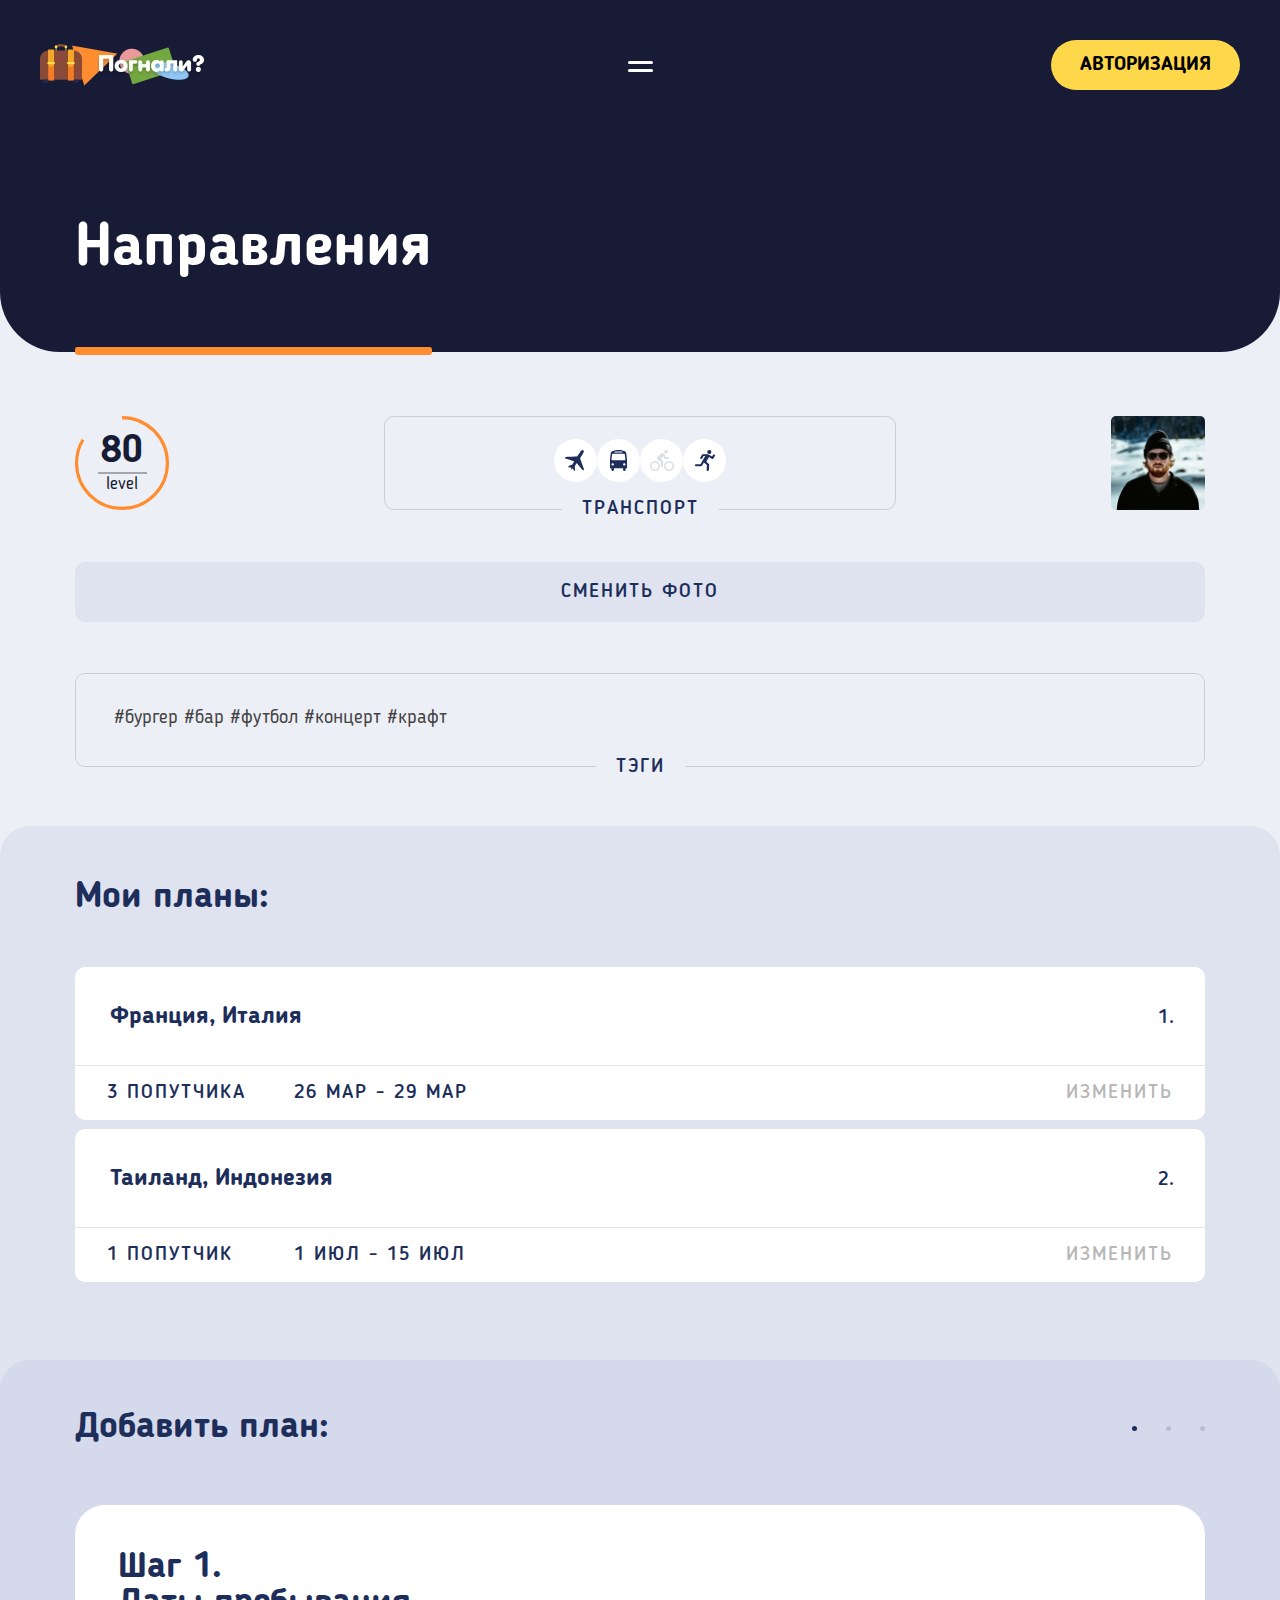
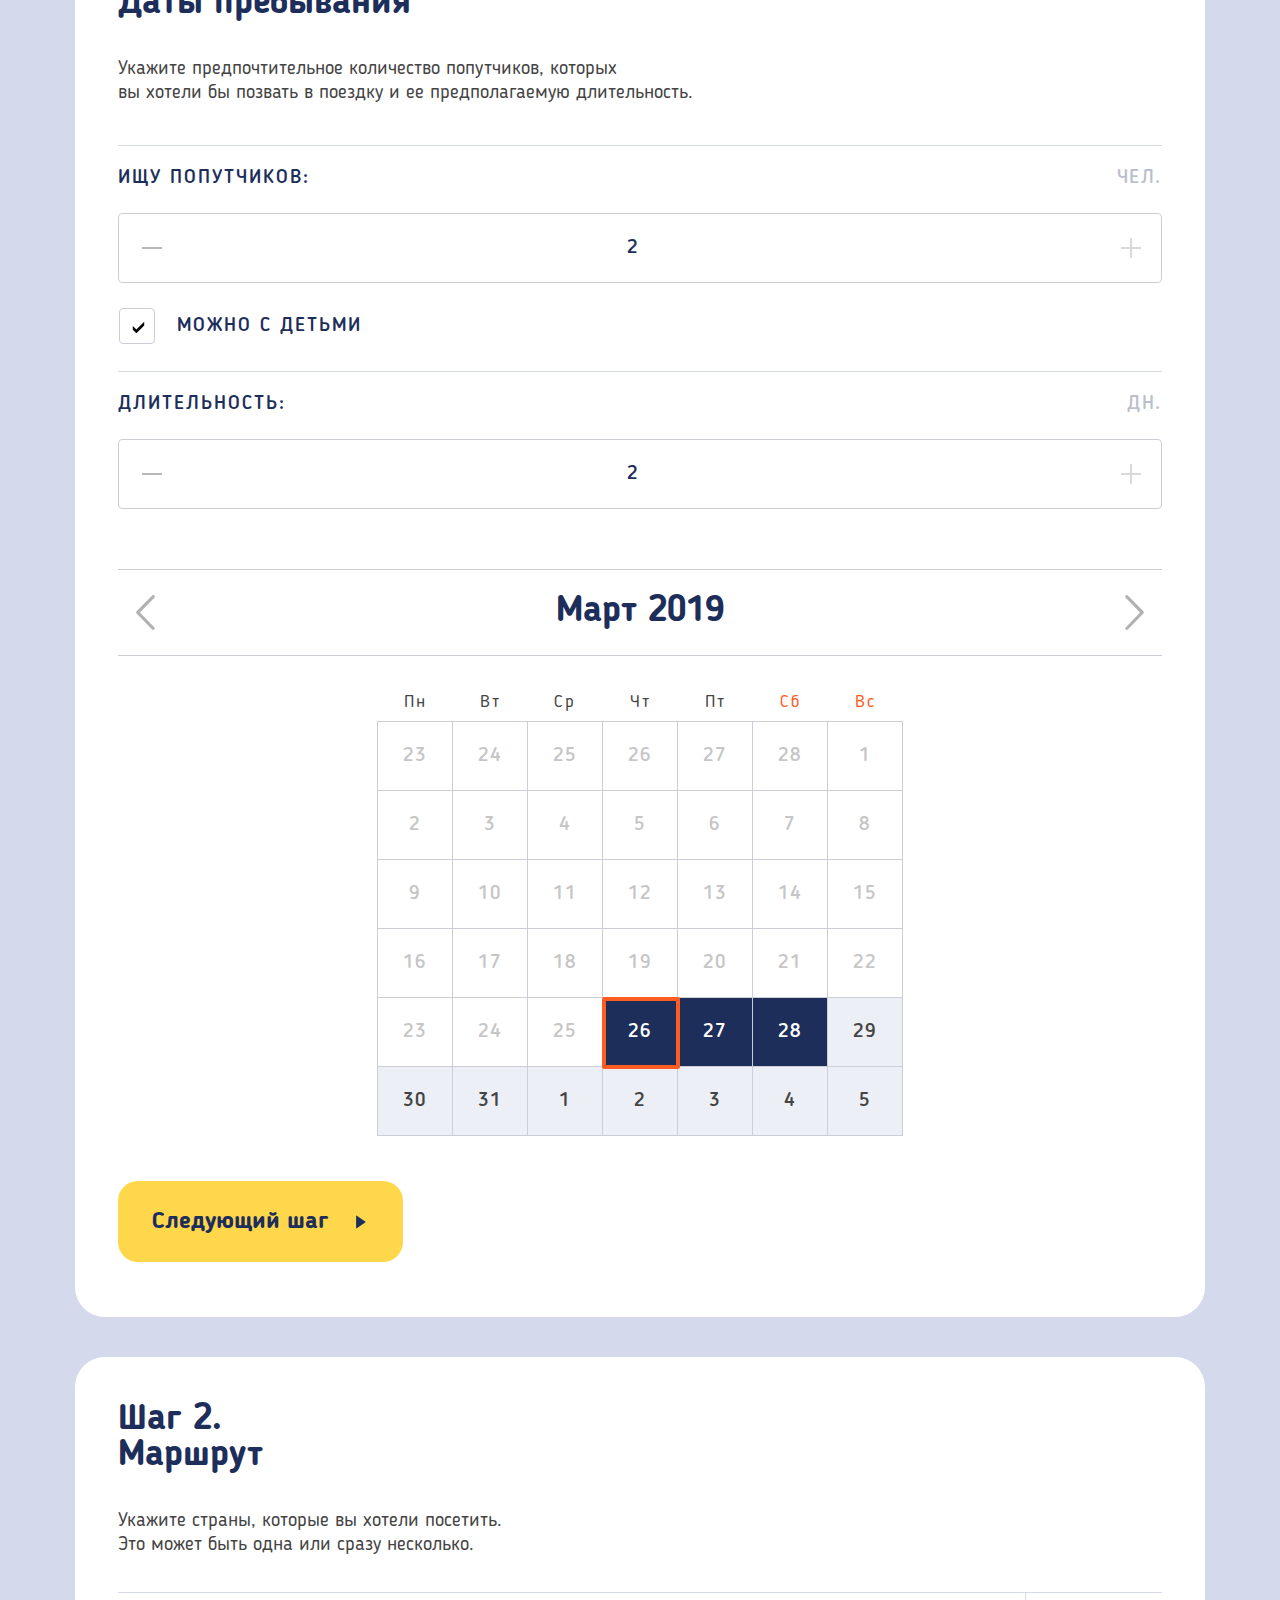
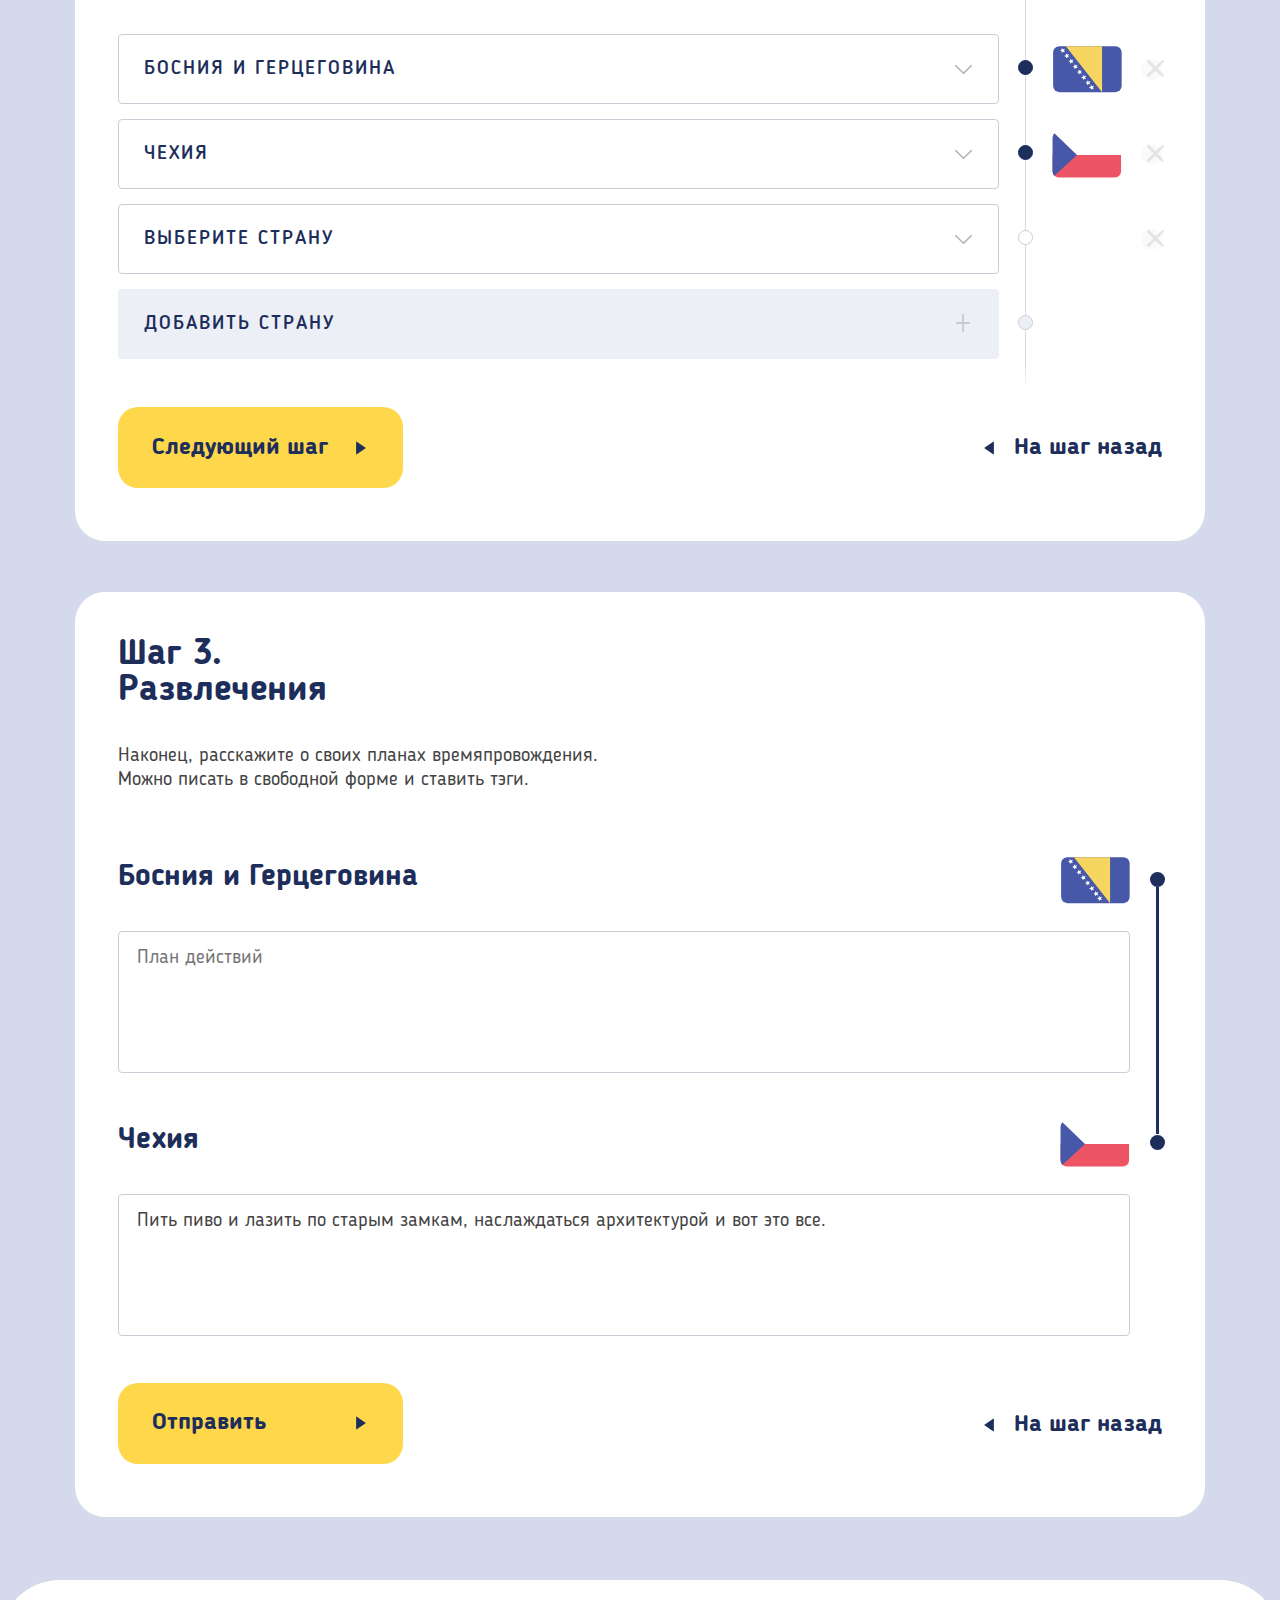
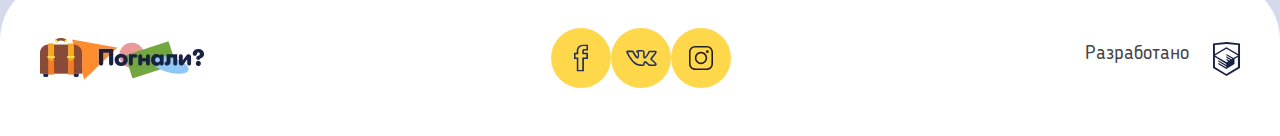
<file: form.html>
<!DOCTYPE html>
<html lang="ru">
  <head>
    <meta charset="utf-8">
    <title>HTML Academy: Погнали</title>
    <link href="css/style-min.css" rel="stylesheet">
    <meta name="viewport" content="width=device-width, initial-scale=1">

    <link rel="preload" href="fonts/bloggersans.woff2" as="font">
    <link rel="preload" href="fonts/bloggersans-bold.woff2" as="font">
    <link rel="preload" href="fonts/bloggersans-bolditalic.woff2" as="font">
    <link rel="preload" href="fonts/bloggersans-italic.woff2" as="font">
    <link rel="preload" href="fonts/bloggersans-light.woff2" as="font">
    <link rel="preload" href="fonts/bloggersans-lightitalic.woff2" as="font">
    <link rel="preload" href="fonts/bloggersans-medium.woff2" as="font">
    <link rel="preload" href="fonts/bloggersans-mediumitalic.woff2" as="font">
  </head>
  <body>
    <header class="page-header page-header--nojs">
      <div class="page-header__wrapper">

        <a href="index.html" class="page-header__logo-wrapper">
          <picture class="page-header__logo page-header__logo--white">
            <source type="image/webp" srcset="./img/logo-desktop-white@1x.webp 1x, ./img/logo-desktop-white@2x.webp 2x" media="(min-width: 1440px)">
            <source type="image/webp" srcset="./img/logo-tablet-white@1x.webp 1x, ./img/logo-tablet-white@2x.webp 2x" media="(min-width: 768px)">
            <source type="image/webp" srcset="./img/logo-mobile-white@1x.webp 1x, ./img/logo-mobile-white@2x.webp 2x">

            <source srcset="./img/logo-desktop-white@1x.png 1x, ./img/logo-desktop-white@2x.png 2x" media="(min-width: 1440px)">
            <source srcset="./img/logo-tablet-white@1x.png 1x, ./img/logo-tablet-white@2x.png 2x" media="(min-width: 768px)">
            <img src="./img/logo-mobile-white@1x.png" srcset="./img/logo-mobile-white@2x.png 2x" width="100" height="19" alt="Погнали!">
          </picture>
          <picture class="page-header__logo page-header__logo--blue">
            <source type="image/webp" srcset="./img/logo-desktop-blue@1x.webp 1x, ./img/logo-desktop-blue@2x.webp 2x" media="(min-width: 1440px)">
            <source type="image/webp" srcset="./img/logo-tablet-blue@1x.webp 1x, ./img/logo-tablet-blue@2x.webp 2x" media="(min-width: 768px)">
            <source type="image/webp" srcset="./img/logo-mobile-blue@1x.webp 1x, ./img/logo-mobile-blue@2x.webp 2x">

            <source srcset="./img/logo-desktop-blue@1x.png 1x, ./img/logo-desktop-blue@2x.png 2x" media="(min-width: 1440px)">
            <source srcset="./img/logo-tablet-blue@1x.png 1x, ./img/logo-tablet-blue@2x.png 2x" media="(min-width: 768px)">
            <img src="./img/logo-mobile-blue@1x.png" srcset="./img/logo-mobile-blue@2x.png 2x" width="100" height="19" alt="Погнали!">
          </picture>
        </a>

        <button class="page-header__toggle" type="button">Меню</button>

        <ul class="page-header__panel panel">
          <li class="panel__item panel__item--phone">
            <a href="tel:88005558628" aria-label="Позвонить нам">
              <svg width="18" height="18">
                <use xlink:href="./img/sprite.svg#topmenu-phone"></use>
              </svg>
            </a>
          </li>
          <li class="panel__item panel__item--mail">
            <a href="mailto:mail@htmlacademy.ru" aria-label="Написать нам на почту">
              <svg width="18" height="14">
                <use xlink:href="./img/sprite.svg#topmenu-mail"></use>
              </svg>
            </a>
          </li>
          <li class="panel__item panel__item--button">
            <a href="#">Авторизация</a>
          </li>
        </ul>
      </div>

      <nav class="main-nav">

        <div class="main-nav__wrapper">
          <ul class="main-nav__menu">
            <li>
              <a href="index.html" data-title="О сервисе">О сервисе</a>
            </li>
            <li>
              <a href="form.html" data-title="Направления">Направления</a>
            </li>
            <li>
              <a href="catalog.html" data-title="Попутчики">Попутчики</a>
            </li>
          </ul>

          <a href="#" class="button main-nav__button">Авторизация</a>

          <ul class="main-nav__contact">
            <li class="main-nav__contact-method">
              <a href="tel:88005558628" aria-label="Позвонить нам">
                <div class="main-nav__img main-nav__img--phone">
                  <svg width="18" height="18">
                    <use xlink:href="./img/sprite.svg#contacts-phone"></use>
                  </svg>
                </div>
                8 800 555-86-28
              </a>
            </li>
            <li class="main-nav__contact-method">
              <a href="mailto:mail@htmlacademy.ru" aria-label="Написать нам на почту">
                <div class="main-nav__img main-nav__img--mail">
                  <svg width="18" height="13">
                    <use xlink:href="./img/sprite.svg#contacts-mail"></use>
                  </svg>
                </div>
                mail@htmlacademy.ru
              </a>
            </li>
          </ul>

          <ul class="main-nav__social social social--header">
            <li class="social__item">
              <a class="social__link" href="https://facebook.com" target="_blank" aria-label="Мы на Фейсбуке">
                <svg class="social__img social__img--fb" width="11" height="21">
                  <use xlink:href="./img/sprite.svg#facebook"></use>
                </svg>
              </a>
            </li>
            <li class="social__item">
              <a class="social__link" href="https://vk.com" target="_blank" aria-label="Мы Вконтакте">
                <svg class="social__img social__img--vk" width="23" height="12">
                  <use xlink:href="./img/sprite.svg#vk"></use>
                </svg>
              </a>
            </li>
            <li class="social__item">
              <a class="social__link" href="https://instagram.com" target="_blank" aria-label="Мы в Инстаграме">
                <svg class="social__img social__img--insta" width="18" height="18">
                  <use xlink:href="./img/sprite.svg#instagram"></use>
                </svg>
              </a>
            </li>
          </ul>

        </div>
      </nav>
    </header>

    <main class="page-main">
      <section class="routes-header">
        <div class="routes-header__wrapper">
          <h1 class="routes-header__title">Направления</h1>
        </div>
      </section>

      <section class="profile">
        <div class="profile__wrapper">
          <div class="profile__avatar avatar">
            <div class="avatar__wrapper">
              <div class="avatar__level level level--profile">
                <svg class="level__circle" viewBox="0 0 60 60" width="94" height="94">
                  <circle cx="30" cy="30" r="29" fill="transparent" stroke="#ff8d30" stroke-width="2" stroke-dasharray="152, 1000"></circle>
                </svg>
                <p class="level__number">80</p>
              </div>
              <div class="avatar__img">
                <picture>
                  <source type="image/webp" srcset="./img/demin-desktop@1x.webp 1x, ./img/demin-desktop@2x.webp 2x" media="(min-width: 1440px)">
                  <source type="image/webp" srcset="./img/demin-tablet@1x.webp 1x, ./img/demin-tablet@2x.webp 2x" media="(min-width: 768px)">
                  <source type="image/webp" srcset="./img/demin-tablet@1x.webp 1x, ./img/demin-tablet@2x.webp 2x">

                  <source srcset="./img/demin-desktop@1x.jpg 1x, ./img/demin-desktop@2x.jpg 2x" media="(min-width: 1440px)">
                  <source srcset="./img/demin-tablet@1x.jpg 1x, ./img/demin-tablet@2x.jpg 2x" media="(min-width: 768px)">
                  <img src="./img/demin-tablet@1x.jpg" srcset="./img/demin-tablet@2x.jpg 2x" width="99" height="100" alt="Петя Демин">
                </picture>
              </div>
            </div>
            <a href="#" class="button avatar__button"><span>Сменить </span>фото</a>
          </div>

          <div class="profile__tags-wrapper">
            <label class="profile__title" for="my-tags">Тэги</label>
            <textarea class="profile__tags" id="my-tags" name="my-tags" placeholder="Коротко о себе в виде 5-8 хештэгов">#бургер #бар #футбол #концерт #крафт</textarea>
          </div>

          <div class="profile__transport-wrapper">
            <h3 class="profile__title">Транспорт</h3>
            <ul class="profile__transport transport transport--profile">
              <li class="transport__item transport__item--toggle transport__item--toggled" data-transport="Авиаперелет">
                <svg class="transport__img transport__img--plane" width="14" height="16">
                  <use xlink:href="./img/sprite.svg#plane"></use>
                </svg>
              </li>
              <li class="transport__item transport__item--toggle transport__item--toggled" data-transport="Автотранспорт">
                <svg class="transport__img transport__img--bus" width="13" height="16">
                  <use xlink:href="./img/sprite.svg#bus"></use>
                </svg>
              </li>
              <li class="transport__item transport__item--toggle" data-transport="Велосипед">
                <svg class="transport__img transport__img--bike" width="19" height="17">
                  <use xlink:href="./img/sprite.svg#bike"></use>
                </svg>
              </li>
              <li class="transport__item transport__item--toggle transport__item--toggled" data-transport="Пешком">
                <svg class="transport__img transport__img--run" width="15" height="17">
                  <use xlink:href="./img/sprite.svg#run"></use>
                </svg>
              </li>
            </ul>
          </div>
        </div>
      </section>

      <section class="plans">
        <div class="plans__wrapper">
          <h2 class="plans__title">Мои планы:</h2>
          <div class="plans__plan plan">
            <p class="plan__title"><span>1.</span>Франция, Италия</p>
            <div class="plan__wrapper">
              <div class="plan__details">
                <p class="plan__text"><span>3</span> попутчика</p>
                <p class="plan__text">26 мар - 29 мар</p>
              </div>
              <a href="#" class="plan__button">Изменить</a>
            </div>
          </div>
          <div class="plans__plan plan">
            <p class="plan__title"><span>2.</span>Таиланд, Индонезия</p>
            <div class="plan__wrapper">
              <div class="plan__details">
                <p class="plan__text"><span>1</span> попутчик</p>
                <p class="plan__text">1 июл - 15 июл</p>
              </div>
              <a href="#" class="plan__button">Изменить</a>
            </div>
          </div>
        </div>
      </section>

      <section class="add-plan">
        <div class="add-plan__wrapper">
          <h2 class="add-plan__title add-plan__title--stepone">Добавить план:</h2>
          <form class="add-plan__form" action="https://echo.htmlacademy.ru" method="post">
            <fieldset class="add-plan__fieldset fieldset fieldset--stepone" id="stepone">
              <h2 class="fieldset__title">Шаг 1. <br>Даты пребывания</h2>
              <p class="fieldset__text">Укажите предпочтительное количество попутчиков, которых <br> вы хотели бы позвать в поездку и ее предполагаемую длительность.</p>
              <ul class="fieldset__steps">
                <li class="fieldset__step fieldset__step--current">Даты</li>
                <li class="fieldset__step fieldset__step">Маршрут</li>
                <li class="fieldset__step fieldset__step">Развлечения</li>
              </ul>
              <ul class="fieldset__base-info base-info">
                <li class="base-info__item base-info__item--comp">
                  <label class="base-info__label base-info__label--comp" for="companions">Ищу попутчиков:</label>
                  <div class="base-info__wrapper">
                    <input class="base-info__input" type="number" id="companions" name="companions" placeholder="2" value="2">
                    <button class="base-info__button base-info__button--minus" type="button">
                      <svg width="14" height="2">
                        <use xlink:href="./img/sprite.svg#qty-minus"></use>
                      </svg>
                    </button>
                    <button class="base-info__button base-info__button--plus" type="button">
                      <svg width="14" height="14">
                        <use xlink:href="./img/sprite.svg#qty-plus"></use>
                      </svg>
                    </button>
                  </div>
                </li>
                <li class="base-info__item base-info__item--days">
                  <label class="base-info__label base-info__label--days" for="days">Длительность:</label>
                  <div class="base-info__wrapper">
                    <input class="base-info__input" type="number" id="days" name="days" placeholder="2" value="2">
                    <button class="base-info__button base-info__button--minus" type="button">
                      <svg width="14" height="2">
                        <use xlink:href="./img/sprite.svg#qty-minus"></use>
                      </svg>
                    </button>
                    <button class="base-info__button base-info__button--plus" type="button">
                      <svg width="14" height="14">
                        <use xlink:href="./img/sprite.svg#qty-plus"></use>
                      </svg>
                    </button>
                  </div>
                </li>
                <li class="base-info__item base-info__item--kids">
                  <input class="visually-hidden base-info__checkbox" type="checkbox" id="kids" name="kids" checked="">
                  <label class="base-info__label base-info__label--kids" for="kids">Можно с детьми</label>
                </li>
              </ul>
              <div class="fieldset__calendar calendar">
                <div class="calendar__block">
                  <button class="calendar__button calendar__button--prev" type="button">
                    <svg width="9" height="17">
                      <use xlink:href="./img/sprite.svg#month-arrow-left"></use>
                    </svg>
                  </button>
                  <p class="calendar__month">Март 2019</p>
                  <button class="calendar__button calendar__button--next" type="button">
                    <svg width="9" height="17">
                      <use xlink:href="./img/sprite.svg#month-arrow-right"></use>
                    </svg>
                  </button>
                </div>
                <table class="calendar__table">
                  <tr class="calendar__weekday">
                    <td class="calendar__slot calendar__slot--disabled"><span>П</span>н</td>
                    <td class="calendar__slot calendar__slot--disabled"><span>В</span>т</td>
                    <td class="calendar__slot calendar__slot--disabled"><span>С</span>р</td>
                    <td class="calendar__slot calendar__slot--disabled"><span>Ч</span>т</td>
                    <td class="calendar__slot calendar__slot--disabled"><span>П</span>т</td>
                    <td class="calendar__slot calendar__slot--disabled"><span>С</span>б</td>
                    <td class="calendar__slot calendar__slot--disabled"><span>В</span>с</td>
                  </tr>
                  <tr class="calendar__day">
                    <td class="calendar__slot calendar__slot--disabled"><a class="calendar__link" href="#">23</a></td>
                    <td class="calendar__slot calendar__slot--disabled"><a class="calendar__link" href="#">24</a></td>
                    <td class="calendar__slot calendar__slot--disabled"><a class="calendar__link" href="#">25</a></td>
                    <td class="calendar__slot calendar__slot--disabled"><a class="calendar__link" href="#">26</a></td>
                    <td class="calendar__slot calendar__slot--disabled"><a class="calendar__link" href="#">27</a></td>
                    <td class="calendar__slot calendar__slot--disabled"><a class="calendar__link" href="#">28</a></td>
                    <td class="calendar__slot calendar__slot--disabled calendar__slot--new-month"><a class="calendar__link" href="#">1<span> мар</span></a></td>
                  </tr>
                  <tr class="calendar__day">
                    <td class="calendar__slot calendar__slot--disabled"><a class="calendar__link" href="#">2</a></td>
                    <td class="calendar__slot calendar__slot--disabled"><a class="calendar__link" href="#">3</a></td>
                    <td class="calendar__slot calendar__slot--disabled"><a class="calendar__link" href="#">4</a></td>
                    <td class="calendar__slot calendar__slot--disabled"><a class="calendar__link" href="#">5</a></td>
                    <td class="calendar__slot calendar__slot--disabled"><a class="calendar__link" href="#">6</a></td>
                    <td class="calendar__slot calendar__slot--disabled"><a class="calendar__link" href="#">7</a></td>
                    <td class="calendar__slot calendar__slot--disabled"><a class="calendar__link" href="#">8</a></td>
                  </tr>
                  <tr class="calendar__day">
                    <td class="calendar__slot calendar__slot--disabled"><a class="calendar__link" href="#">9</a></td>
                    <td class="calendar__slot calendar__slot--disabled"><a class="calendar__link" href="#">10</a></td>
                    <td class="calendar__slot calendar__slot--disabled"><a class="calendar__link" href="#">11</a></td>
                    <td class="calendar__slot calendar__slot--disabled"><a class="calendar__link" href="#">12</a></td>
                    <td class="calendar__slot calendar__slot--disabled"><a class="calendar__link" href="#">13</a></td>
                    <td class="calendar__slot calendar__slot--disabled"><a class="calendar__link" href="#">14</a></td>
                    <td class="calendar__slot calendar__slot--disabled"><a class="calendar__link" href="#">15</a></td>
                  </tr>
                  <tr class="calendar__day">
                    <td class="calendar__slot calendar__slot--disabled"><a class="calendar__link" href="#">16</a></td>
                    <td class="calendar__slot calendar__slot--disabled"><a class="calendar__link" href="#">17</a></td>
                    <td class="calendar__slot calendar__slot--disabled"><a class="calendar__link" href="#">18</a></td>
                    <td class="calendar__slot calendar__slot--disabled"><a class="calendar__link" href="#">19</a></td>
                    <td class="calendar__slot calendar__slot--disabled"><a class="calendar__link" href="#">20</a></td>
                    <td class="calendar__slot calendar__slot--disabled"><a class="calendar__link" href="#">21</a></td>
                    <td class="calendar__slot calendar__slot--disabled"><a class="calendar__link" href="#">22</a></td>
                  </tr>
                  <tr class="calendar__day">
                    <td class="calendar__slot calendar__slot--disabled"><a class="calendar__link" href="#">23</a></td>
                    <td class="calendar__slot calendar__slot--disabled"><a class="calendar__link" href="#">24</a></td>
                    <td class="calendar__slot calendar__slot--disabled"><a class="calendar__link" href="#">25</a></td>
                    <td class="calendar__slot calendar__slot--checked calendar__slot--in calendar__slot--hover"><a class="calendar__link" href="#">26</a></td>
                    <td class="calendar__slot calendar__slot--checked"><a class="calendar__link" href="#">27</a></td>
                    <td class="calendar__slot calendar__slot--checked calendar__slot--out"><a class="calendar__link" href="#">28</a></td>
                    <td class="calendar__slot"><a class="calendar__link" href="#">29</a></td>
                  </tr>
                  <tr class="calendar__day">
                    <td class="calendar__slot"><a class="calendar__link" href="#">30</a></td>
                    <td class="calendar__slot"><a class="calendar__link" href="#">31</a></td>
                    <td class="calendar__slot calendar__slot--new-month"><a class="calendar__link" href="#">1<span> апр</span></a></td>
                    <td class="calendar__slot"><a class="calendar__link" href="#">2</a></td>
                    <td class="calendar__slot"><a class="calendar__link" href="#">3</a></td>
                    <td class="calendar__slot"><a class="calendar__link" href="#">4</a></td>
                    <td class="calendar__slot"><a class="calendar__link" href="#">5</a></td>
                  </tr>
                </table>
              </div>
              <a href="#steptwo" class="button fieldset__next">Следующий шаг</a>
            </fieldset>

            <fieldset class="add-plan__fieldset fieldset fieldset--steptwo" id="steptwo">
              <h2 class="fieldset__title">Шаг 2. <br>Маршрут</h2>
              <p class="fieldset__text">Укажите страны, которые вы хотели посетить. <br>Это может быть одна или сразу несколько.</p>
              <ul class="fieldset__steps">
                <li class="fieldset__step fieldset__step">Даты</li>
                <li class="fieldset__step fieldset__step--current">Маршрут</li>
                <li class="fieldset__step fieldset__step">Развлечения</li>
              </ul>
              <ul class="fieldset__countries countries">
                <li class="countries__item">
                  <a class="countries__country" href="#"><span>Босния и Герцеговина</span></a>
                  <svg class="countries__flag" width="35" height="24">
                    <use xlink:href="./img/sprite.svg#flag-bosnia"></use>
                  </svg>
                  <button class="countries__remove" type="button">
                    <svg width="9" height="9">
                      <use xlink:href="./img/sprite.svg#close"></use>
                    </svg>
                  </button>
                </li>
                <li class="countries__item">
                  <a class="countries__country" href="#"><span>Чехия</span></a>
                  <svg class="countries__flag" width="35" height="24">
                    <use xlink:href="./img/sprite.svg#flag-czech"></use>
                  </svg>
                  <button class="countries__remove" type="button">
                    <svg width="9" height="9">
                      <use xlink:href="./img/sprite.svg#close"></use>
                    </svg>
                  </button>
                </li>
                <li class="countries__item countries__item--new">
                  <a class="countries__country" href="#">Выберите страну</a>
                  <button class="countries__remove" type="button">
                    <svg width="9" height="9">
                      <use xlink:href="./img/sprite.svg#close"></use>
                    </svg>
                  </button>
                  <div class="countries__list add-country">
                    <a class="add-country__title" href="#">Выберите страну</a>
                    <button class="add-country__close" type="button">
                      <svg width="9" height="9">
                        <use xlink:href="./img/sprite.svg#close"></use>
                      </svg>
                    </button>
                    <div class="add-country__wrapper">
                      <ul class="add-country__letters">
                        <li class="add-country__letter add-country__letter--current"><a href="#">А</a></li>
                        <li class="add-country__letter"><a href="#">Б</a></li>
                        <li class="add-country__letter"><a href="#">В</a></li>
                        <li class="add-country__letter"><a href="#">Г</a></li>
                        <li class="add-country__letter"><a href="#">Д</a></li>
                        <li class="add-country__letter"><a href="#">Е</a></li>
                        <li class="add-country__letter"><a href="#">З</a></li>
                        <li class="add-country__letter"><a href="#">И</a></li>
                        <li class="add-country__letter"><a href="#">К</a></li>
                        <li class="add-country__letter"><a href="#">Л</a></li>
                        <li class="add-country__letter"><a href="#">М</a></li>
                        <li class="add-country__letter"><a href="#">Н</a></li>
                        <li class="add-country__letter"><a href="#">О</a></li>
                        <li class="add-country__letter"><a href="#">П</a></li>
                        <li class="add-country__letter"><a href="#">Р</a></li>
                        <li class="add-country__letter"><a href="#">С</a></li>
                        <li class="add-country__letter"><a href="#">Т</a></li>
                        <li class="add-country__letter"><a href="#">У</a></li>
                        <li class="add-country__letter"><a href="#">Ф</a></li>
                        <li class="add-country__letter"><a href="#">Х</a></li>
                        <li class="add-country__letter"><a href="#">Ч</a></li>
                        <li class="add-country__letter"><a href="#">Ш</a></li>
                        <li class="add-country__letter"><a href="#">Э</a></li>
                        <li class="add-country__letter"><a href="#">Ю</a></li>
                        <li class="add-country__letter"><a href="#">Я</a></li>
                      </ul>
                      <ul class="add-country__countries add-country__countries--a">
                        <li class="add-country__country"><a href="#">Австралия</a></li>
                        <li class="add-country__country"><a href="#">Австрия</a></li>
                        <li class="add-country__country"><a href="#">Азербайджан</a></li>
                        <li class="add-country__country"><a href="#">Албания</a></li>
                        <li class="add-country__country"><a href="#">Алжир</a></li>
                        <li class="add-country__country"><a href="#">Ангола</a></li>
                        <li class="add-country__country"><a href="#">Андорра</a></li>
                        <li class="add-country__country"><a href="#">Антигуа и Барбуда</a></li>
                        <li class="add-country__country"><a href="#">Аргентина</a></li>
                        <li class="add-country__country"><a href="#">Армения</a></li>
                        <li class="add-country__country"><a href="#">Афганистан</a></li>
                      </ul>
                    </div>
                  </div>
                </li>
                <li class="countries__item countries__item--add">
                  <a class="countries__country" href="#">Добавить страну</a>
                </li>
              </ul>
              <div class="fieldset__controls">
                <a href="#stepthree" class="button fieldset__next">Следующий шаг</a>
                <a href="#stepone" class="button fieldset__prev">На шаг назад</a>
              </div>
            </fieldset>

            <fieldset class="add-plan__fieldset fieldset fieldset--stepthree" id="stepthree">
              <h2 class="fieldset__title">Шаг 3. <br>Развлечения</h2>
              <p class="fieldset__text">Наконец, расскажите о своих планах времяпровождения. <br>Можно писать в свободной форме и ставить тэги.</p>
              <ul class="fieldset__steps">
                <li class="fieldset__step fieldset__step">Даты</li>
                <li class="fieldset__step fieldset__step">Маршрут</li>
                <li class="fieldset__step fieldset__step--current">Развлечения</li>
              </ul>
              <ul class="fieldset__fun fun">
                <li class="fun__item">
                  <div class="fun__wrapper">
                    <label class="fun__title" for="bosnia-fun"><span>Босния и Герцеговина</span></label>
                    <svg class="fun__flag" width="35" height="24">
                      <use xlink:href="./img/sprite.svg#flag-bosnia"></use>
                    </svg>
                  </div>
                  <textarea class="fun__text" name="bosnia-fun" id="bosnia-fun" placeholder="План действий" required=""></textarea>
                </li>
                <li class="fun__item">
                  <div class="fun__wrapper">
                    <label class="fun__title" for="bosnia-fun"><span>Чехия</span></label>
                    <svg class="fun__flag" width="35" height="24">
                      <use xlink:href="./img/sprite.svg#flag-czech"></use>
                    </svg>
                  </div>
                  <textarea class="fun__text" name="czech-fun" id="czech-fun" placeholder="План действий" required="">Пить пиво и лазить по&nbsp;старым&nbsp;замкам, наслаждаться архитектурой и вот это все.</textarea>
                </li>
              </ul>
              <div class="fieldset__controls">
                <button type="submit" class="button fieldset__submit">Отправить</button>
                <a href="#steptwo" class="button fieldset__prev">На шаг назад</a>
              </div>
            </fieldset>
          </form>
        </div>
      </section>
    </main>

    <footer class="page-footer">
      <div class="page-footer__wrapper">
        <a href="index.html" class="page-footer__logo">
          <picture>
            <source type="image/webp" srcset="./img/logo-desktop-blue@1x.webp 1x, ./img/logo-desktop-blue@2x.webp 2x" media="(min-width: 1440px)">
            <source type="image/webp" srcset="./img/logo-tablet-blue@1x.webp 1x, ./img/logo-tablet-blue@2x.webp 2x" media="(min-width: 768px)">
            <source type="image/webp" srcset="./img/logo-mobile-blue@1x.webp 1x, ./img/logo-mobile-blue@2x.webp 2x">

            <source srcset="./img/logo-desktop-blue@1x.png 1x, ./img/logo-desktop-blue@2x.png 2x" media="(min-width: 1440px)">
            <source srcset="./img/logo-tablet-blue@1x.png 1x, ./img/logo-tablet-blue@2x.png 2x" media="(min-width: 768px)">
            <img src="./img/logo-mobile-blue@1x.png" srcset="./img/logo-mobile-blue@2x.png 2x" width="96" height="15" alt="Погнали!">
          </picture>
        </a>
        <ul class="page-footer__social social social--footer">
          <li class="social__item">
            <a class="social__link" href="https://facebook.com" target="_blank" aria-label="Мы на Фейсбуке">
              <svg class="social__img social__img--fb" width="11" height="21">
                <use xlink:href="./img/sprite.svg#facebook"></use>
              </svg>
            </a>
          </li>
          <li class="social__item">
            <a class="social__link" href="https://vk.com" target="_blank" aria-label="Мы Вконтакте">
              <svg class="social__img social__img--vk" width="23" height="12">
                <use xlink:href="./img/sprite.svg#vk"></use>
              </svg>
            </a>
          </li>
          <li class="social__item">
            <a class="social__link" href="https://instagram.com" target="_blank" aria-label="Мы в Инстаграме">
              <svg class="social__img social__img--insta" width="18" height="18">
                <use xlink:href="./img/sprite.svg#instagram"></use>
              </svg>
            </a>
          </li>
        </ul>
        <a href="https://htmlacademy.ru/intensive/adaptive" target="_blank" class="page-footer__copyright">
          <p>Разработано</p>
          <svg width="27" height="34">
            <use xlink:href="./img/sprite.svg#htmlacademy"></use>
          </svg>
        </a>
      </div>
    </footer>

    <script src="./js/picturefill-min.js"></script>
    <script src="./js/svgxuse.js"></script>
    <script src="./js/menu.js"></script>
    <script src="./js/profile-transport.js"></script>
    <script src="./js/add-country.js"></script>
  </body>
</html>
</file>
